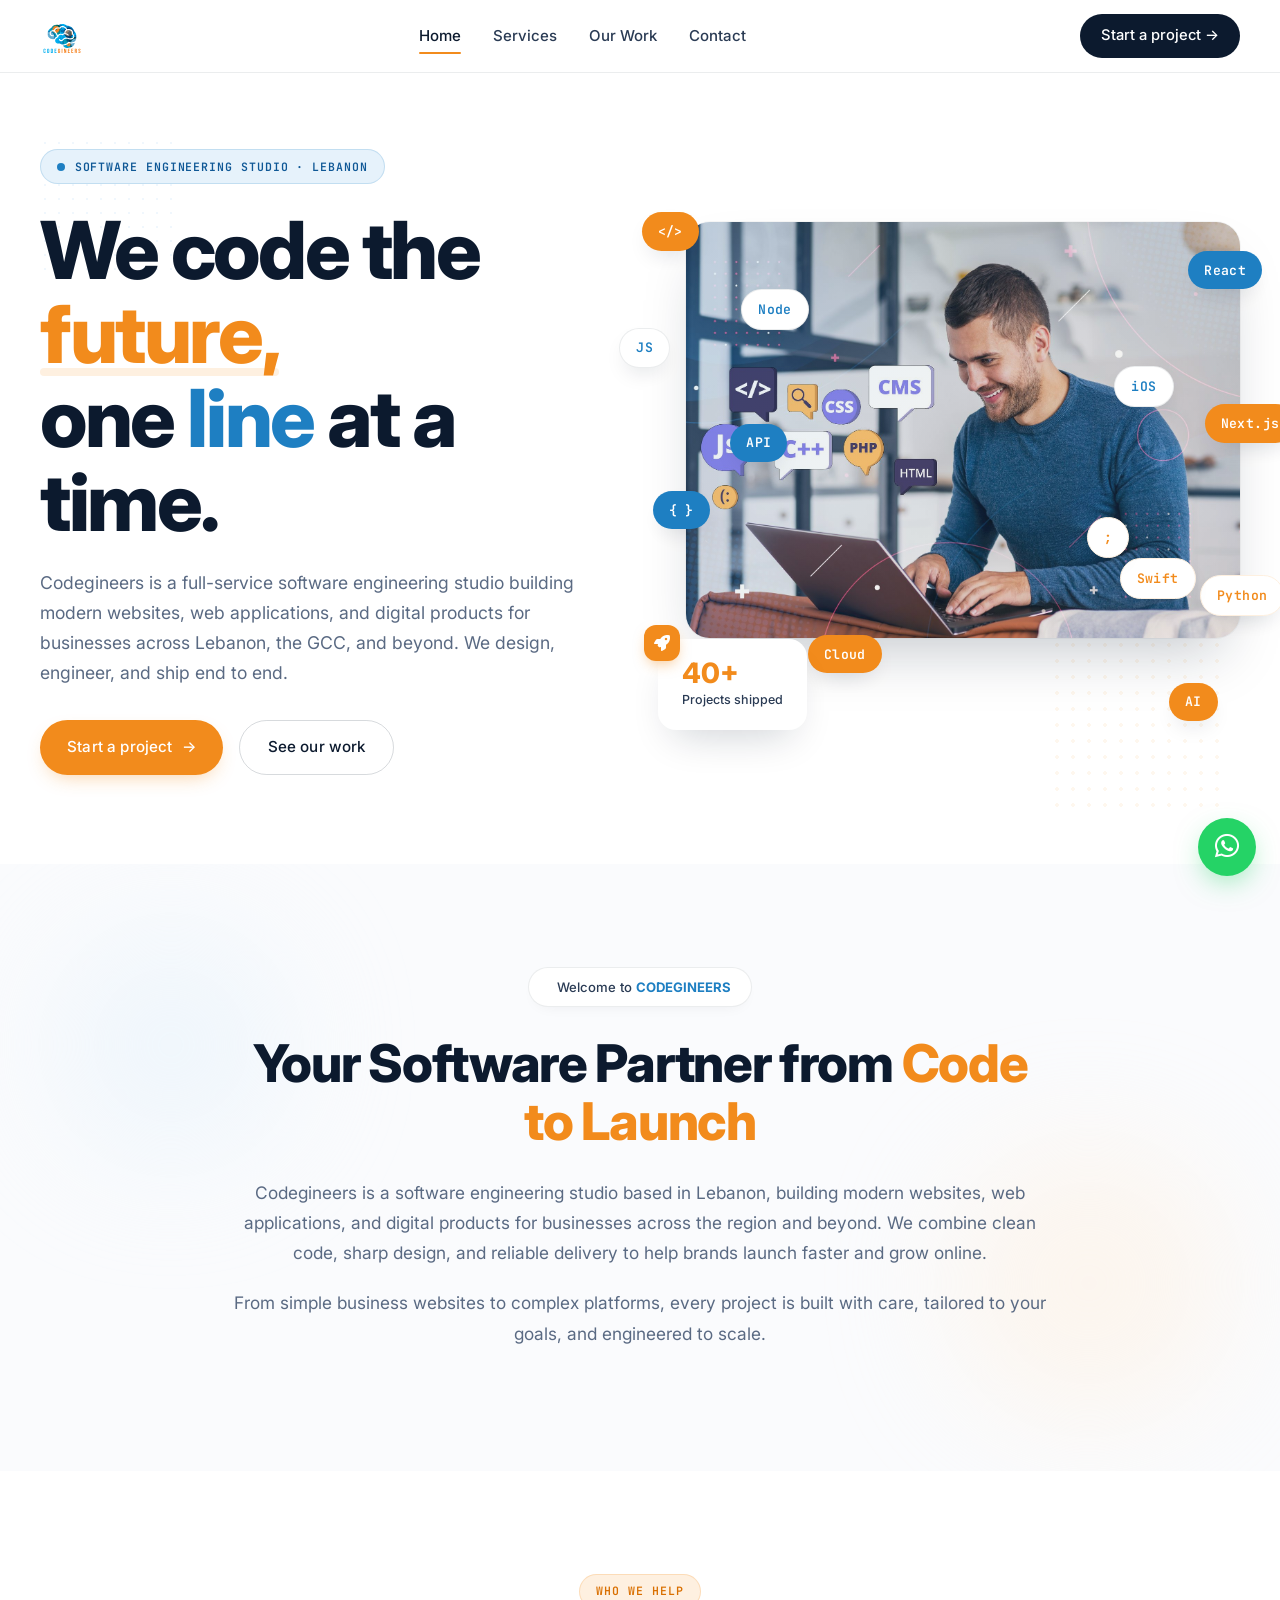
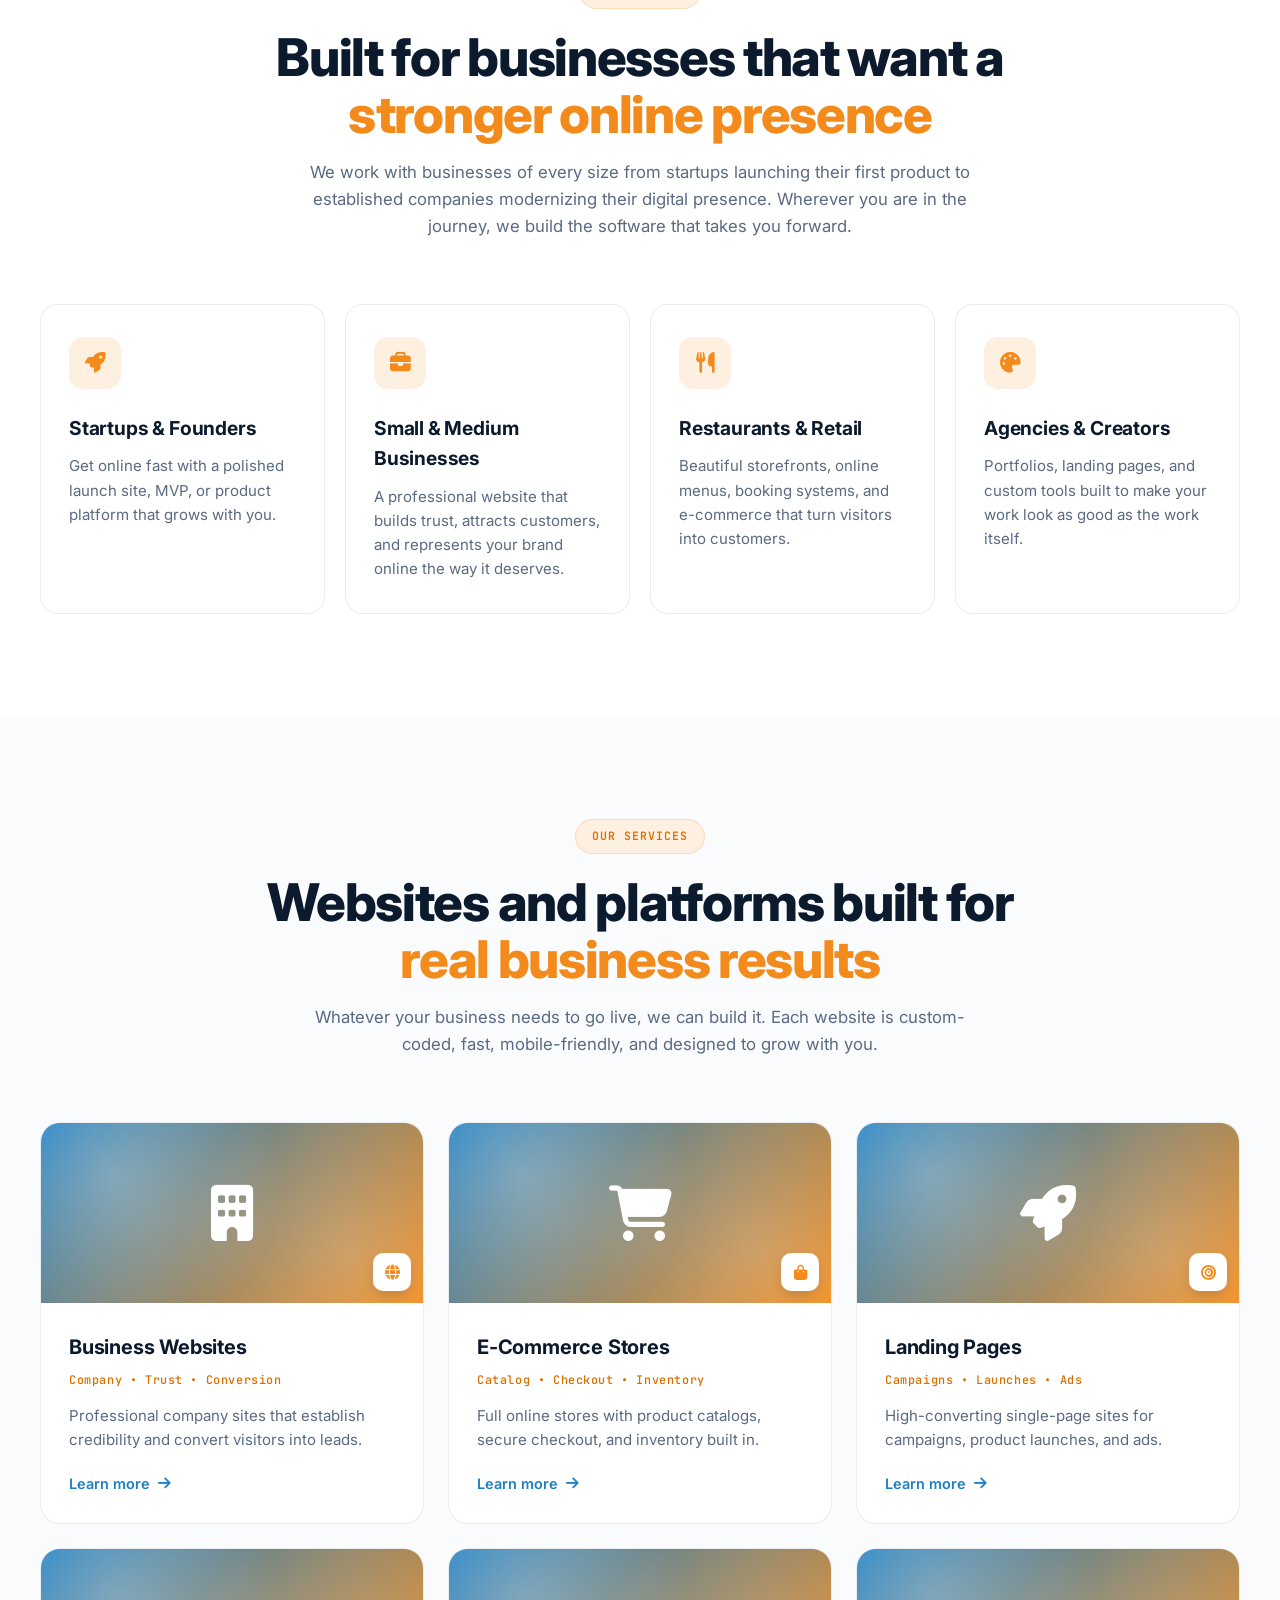
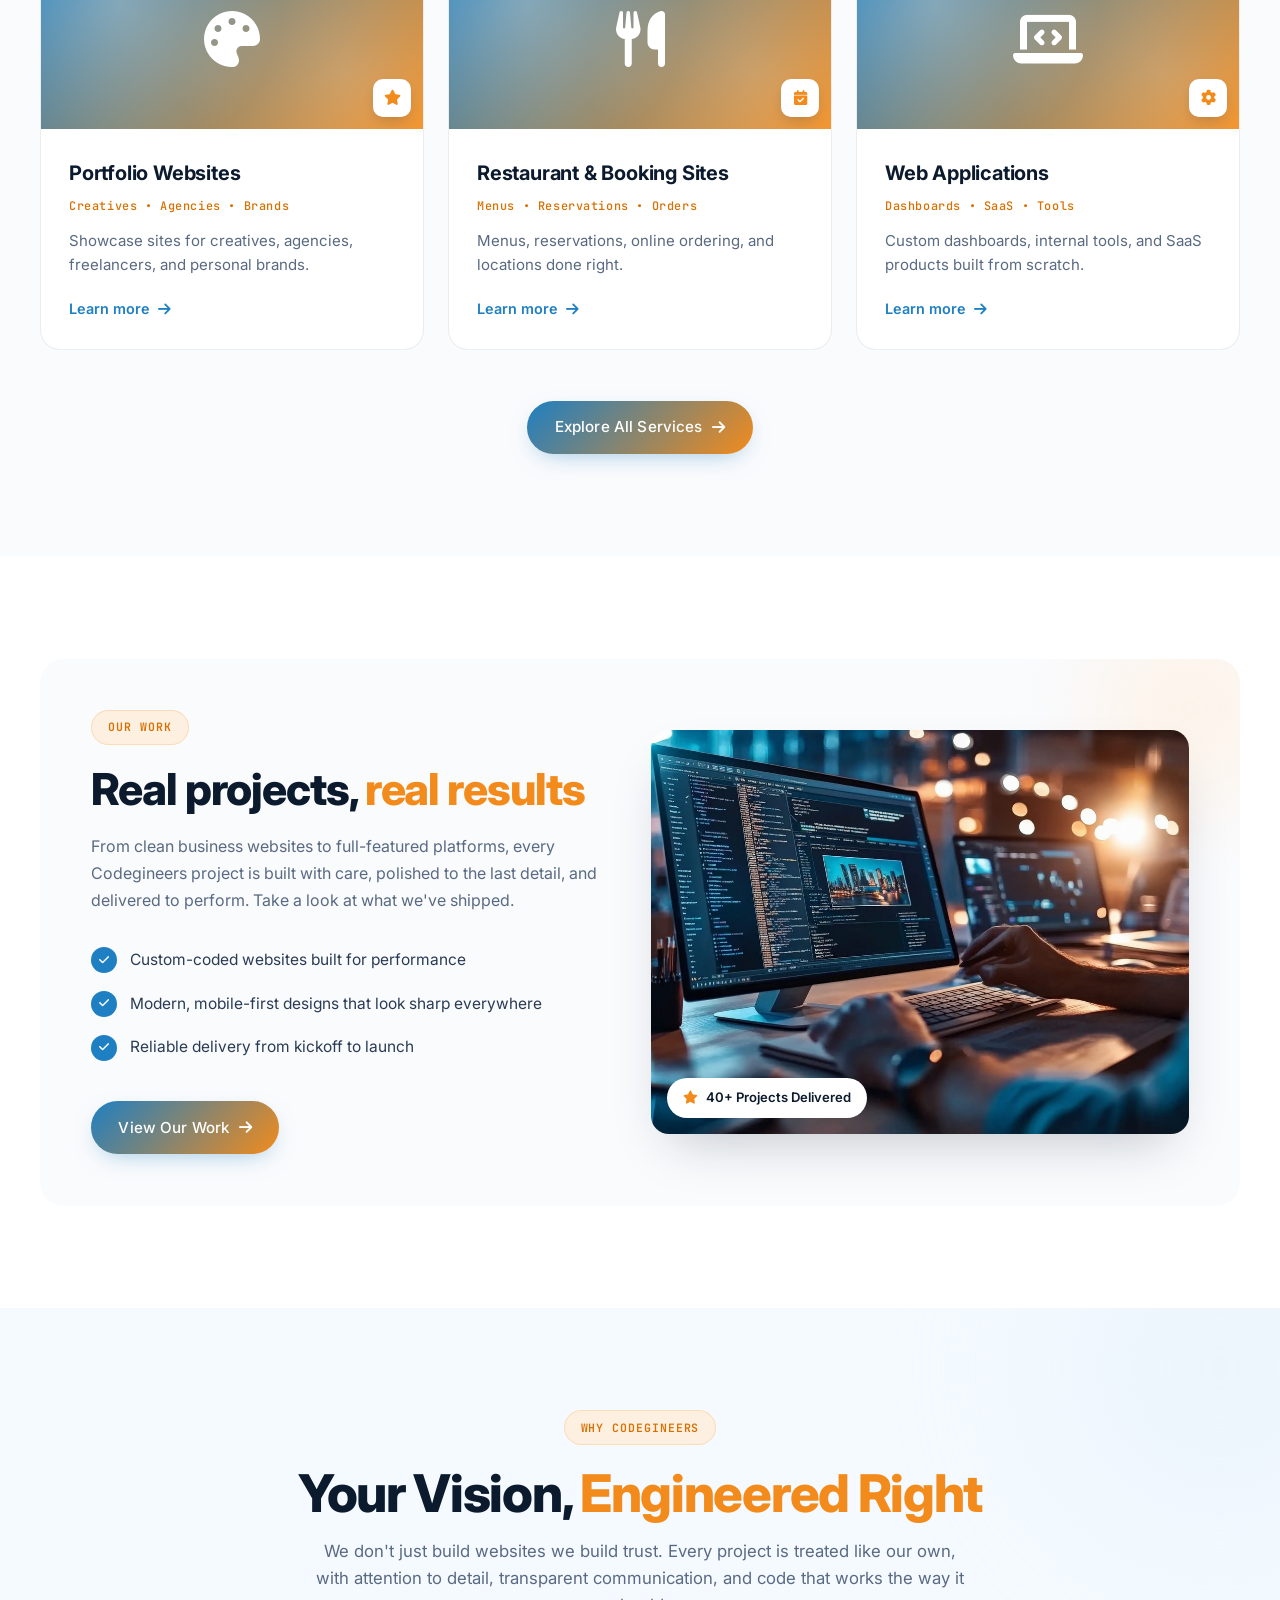
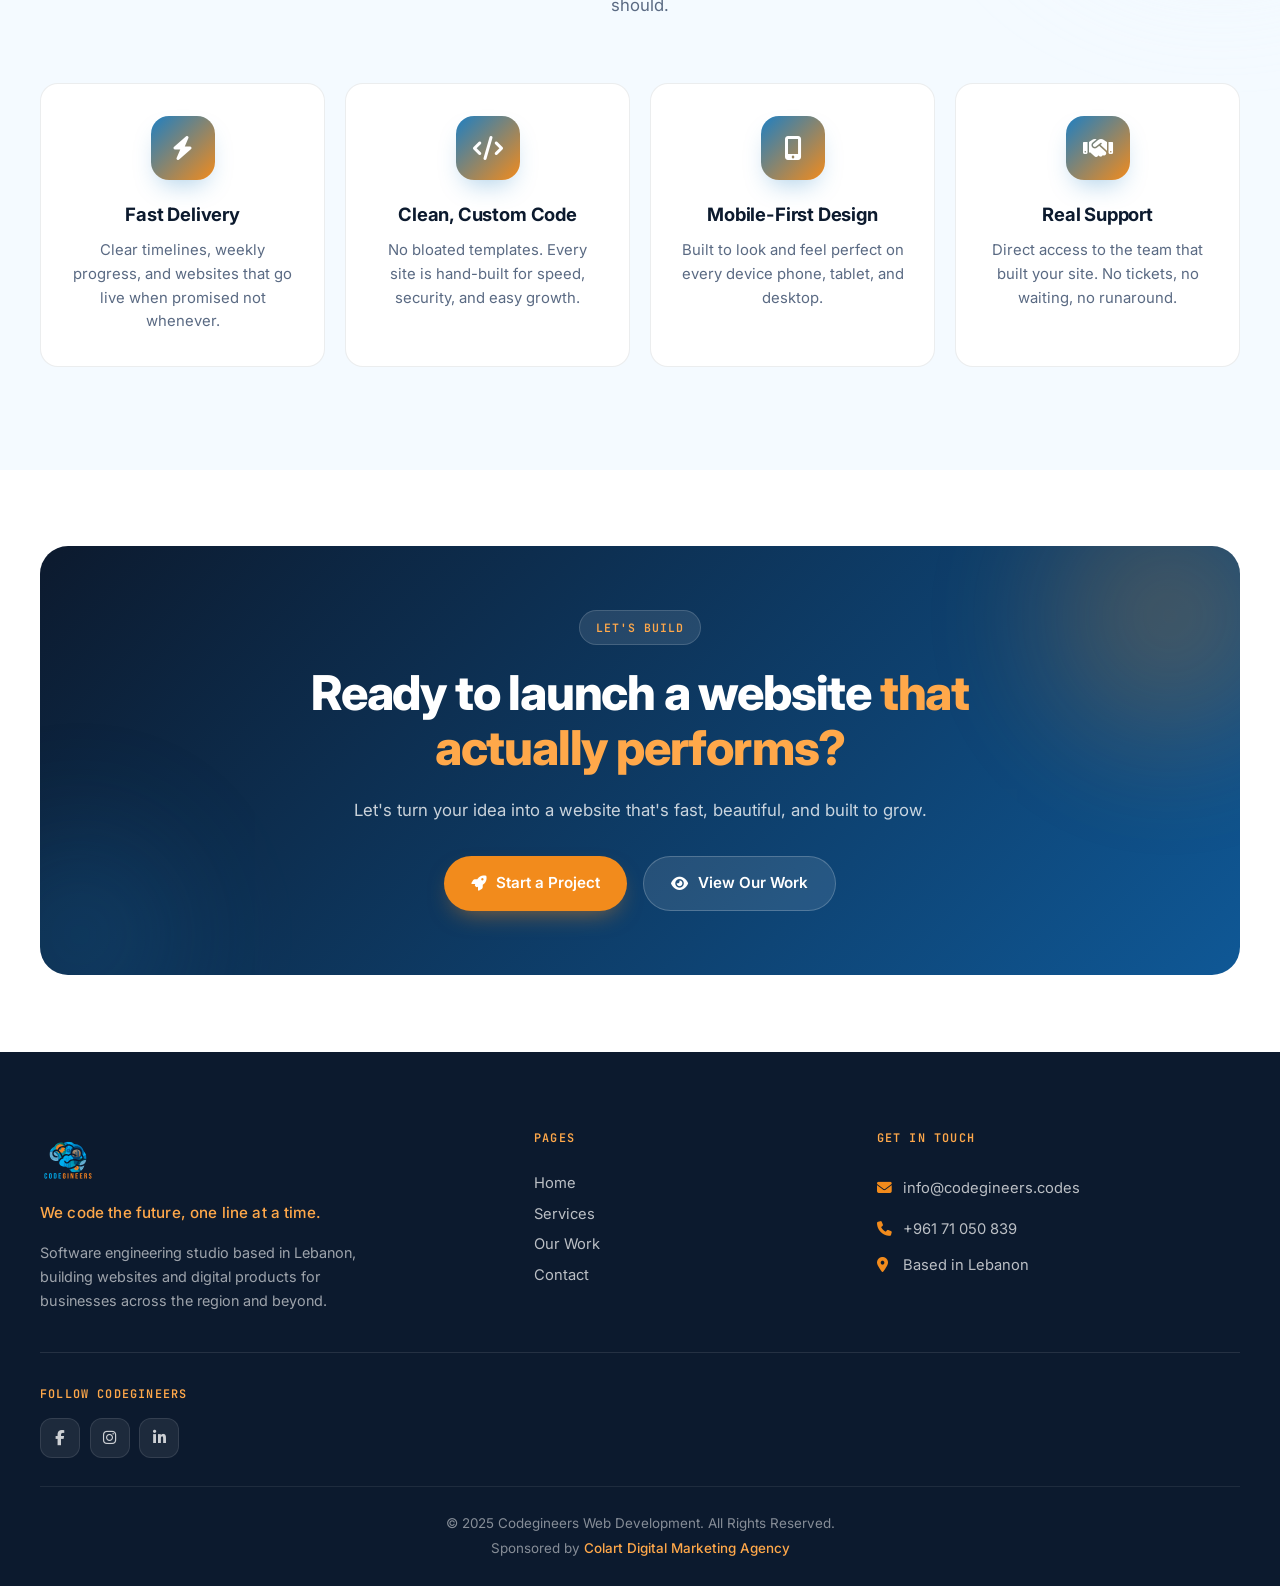
<file: index.html>
<!DOCTYPE html>
<html lang="en">
<head>
  <meta charset="UTF-8" />
  <meta name="viewport" content="width=device-width, initial-scale=1.0" />
  <title>Codegineers   Software Engineering Studio in Lebanon</title>
  <meta name="description" content="Codegineers is a software engineering studio building websites, e-commerce stores, web apps and digital products for businesses in Lebanon." />
  <meta name="theme-color" content="#ffffff" />
  <link rel="icon" type="image/png" sizes="32x32" href="assets/favicon-32.png" />
  <link rel="icon" type="image/png" sizes="16x16" href="assets/favicon-16.png" />
  <link rel="apple-touch-icon" sizes="180x180" href="assets/favicon-180.png" />
  <link rel="shortcut icon" href="assets/favicon.ico" />
  <link rel="preconnect" href="https://fonts.googleapis.com">
  <link rel="preconnect" href="https://fonts.gstatic.com" crossorigin>
  <link href="https://fonts.googleapis.com/css2?family=Inter:wght@300;400;500;600;700;800&family=JetBrains+Mono:wght@400;500;600&display=swap" rel="stylesheet">
  <link rel="stylesheet" href="https://cdnjs.cloudflare.com/ajax/libs/font-awesome/6.5.0/css/all.min.css" />
  <link rel="stylesheet" href="styles.css" />
</head>
<body>
<header>
  <a href="./" class="logo" aria-label="Codegineers   Home">
    <img src="assets/logo.svg" alt="Codegineers" />
  </a>

  <nav class="nav-links" aria-label="Main navigation">
    <a href="./" class="active">Home</a>
    <a href="services.html">Services</a>
    <a href="work.html">Our Work</a>
    <a href="contact.html">Contact</a>
  </nav>

  <a href="contact.html" class="nav-cta">Start a project →</a>

  <button class="menu-toggle" aria-label="Open menu" aria-expanded="false">☰</button>
</header>

<div class="mobile-menu" id="mobileMenu" aria-hidden="true">
  <nav>
    <a href="./">Home</a>
    <a href="services.html">Services</a>
    <a href="work.html">Our Work</a>
    <a href="contact.html">Contact</a>
    <a href="contact.html" class="mobile-cta">Start a project →</a>
  </nav>
</div>

<!-- ============ HERO ============ -->
<section class="hero" id="home">
  <div class="container hero-inner">
    <div class="hero-text">
      <div class="hero-eyebrow reveal d1">Software Engineering Studio · Lebanon </div>
      <h1 class="hero-title reveal d2">
        We code the <span class="accent-orange">future,</span><br>
        one <span class="accent-blue">line</span> at a time.
      </h1>
      <p class="hero-sub reveal d3">
        Codegineers is a full-service software engineering studio building modern websites, web applications, and digital products for businesses across Lebanon, the GCC, and beyond. We design, engineer, and ship end to end.
      </p>
      <div class="hero-buttons reveal d4">
        <a href="contact.html" class="btn-primary">
          Start a project <span class="arrow">→</span>
        </a>
        <a href="work.html" class="btn-ghost">See our work</a>
      </div>
    </div>

    <div class="hero-side reveal d3">
      <div class="hero-image">
        <img src="assets/hero-developer.jpg" alt="Developer at work" loading="eager" />
      </div>

      <!-- Floating tech bubbles -->
      <span class="code-bubble orange b1">&lt;/&gt;</span>
      <span class="code-bubble blue b2">React</span>
      <span class="code-bubble white b3">JS</span>
      <span class="code-bubble orange b4">Next.js</span>
      <span class="code-bubble blue b5">{ }</span>
      <span class="code-bubble outline b6">Python</span>
      <span class="code-bubble blue b7">TS</span>
      <span class="code-bubble orange b8">AI</span>
      <span class="code-bubble white b9">Node</span>
      <span class="code-bubble outline b10">Swift</span>
      <span class="code-bubble orange b11">Cloud</span>
      <span class="code-bubble blue b12">API</span>
      <span class="code-bubble white b13">iOS</span>
      <span class="code-bubble outline b14">;</span>

      <!-- Floating badge -->
      <div class="floating-badge reveal d5">
        <div class="badge-icon"><i class="fa-solid fa-rocket"></i></div>
        <div class="badge-num">40+</div>
        <div class="badge-text">Projects shipped</div>
      </div>
    </div>
  </div>
</section>

<!-- ============ ABOUT ============ -->
<section class="welcome-section section-pad">
  <div class="welcome-dot dot-a"></div>
  <div class="welcome-dot dot-b"></div>
  <div class="container">
    <div class="welcome-content">
      <div class="welcome-badge fade-in">
        <i class="fa-solid fa-sparkles"></i>
        <span>Welcome to <strong>CODEGINEERS</strong></span>
      </div>
      <h2 class="welcome-title fade-in">Your Software Partner from <span class="orange">Code to Launch</span></h2>
      <p class="welcome-text fade-in">Codegineers is a software engineering studio based in Lebanon, building modern websites, web applications, and digital products for businesses across the region and beyond. We combine clean code, sharp design, and reliable delivery to help brands launch faster and grow online.</p>
      <p class="welcome-text fade-in">From simple business websites to complex platforms, every project is built with care, tailored to your goals, and engineered to scale.</p>
    </div>
  </div>
</section>

<!-- ============ WHO WE HELP ============ -->
<section class="who-section section-pad">
  <div class="container">
    <div class="section-head fade-in">
      <span class="section-eyebrow-pill">Who We Help</span>
      <h2>Built for businesses that want a <span class="orange">stronger online presence</span></h2>
      <p>We work with businesses of every size from startups launching their first product to established companies modernizing their digital presence. Wherever you are in the journey, we build the software that takes you forward.</p>
    </div>
    <div class="who-grid fade-in-stagger">
      <article class="who-card">
        <div class="who-card-icon"><i class="fa-solid fa-rocket"></i></div>
        <h3>Startups &amp; Founders</h3>
        <p>Get online fast with a polished launch site, MVP, or product platform that grows with you.</p>
      </article>
      <article class="who-card">
        <div class="who-card-icon"><i class="fa-solid fa-briefcase"></i></div>
        <h3>Small &amp; Medium Businesses</h3>
        <p>A professional website that builds trust, attracts customers, and represents your brand online the way it deserves.</p>
      </article>
      <article class="who-card">
        <div class="who-card-icon"><i class="fa-solid fa-utensils"></i></div>
        <h3>Restaurants &amp; Retail</h3>
        <p>Beautiful storefronts, online menus, booking systems, and e-commerce that turn visitors into customers.</p>
      </article>
      <article class="who-card">
        <div class="who-card-icon"><i class="fa-solid fa-palette"></i></div>
        <h3>Agencies &amp; Creators</h3>
        <p>Portfolios, landing pages, and custom tools built to make your work look as good as the work itself.</p>
      </article>
    </div>
  </div>
</section>

<!-- ============ SERVICES ============ -->
<section class="services-section section-pad">
  <div class="container">
    <div class="section-head fade-in">
      <span class="section-eyebrow-pill">Our Services</span>
      <h2>Websites and platforms built for <span class="orange">real business results</span></h2>
      <p>Whatever your business needs to go live, we can build it. Each website is custom-coded, fast, mobile-friendly, and designed to grow with you.</p>
    </div>

    <div class="services-grid fade-in-stagger">
      <article class="service-card">
        <div class="service-img">
          <i class="fa-solid fa-building service-img-icon"></i>
          <div class="service-card-badge"><i class="fa-solid fa-globe"></i></div>
        </div>
        <div class="service-body">
          <h3>Business Websites</h3>
          <div class="service-tags">Company • Trust • Conversion</div>
          <p>Professional company sites that establish credibility and convert visitors into leads.</p>
          <a href="services.html#business" class="service-link">
            <span>Learn more</span><i class="fa-solid fa-arrow-right"></i>
          </a>
        </div>
      </article>

      <article class="service-card">
        <div class="service-img">
          <i class="fa-solid fa-cart-shopping service-img-icon"></i>
          <div class="service-card-badge"><i class="fa-solid fa-bag-shopping"></i></div>
        </div>
        <div class="service-body">
          <h3>E-Commerce Stores</h3>
          <div class="service-tags">Catalog • Checkout • Inventory</div>
          <p>Full online stores with product catalogs, secure checkout, and inventory built in.</p>
          <a href="services.html#ecommerce" class="service-link">
            <span>Learn more</span><i class="fa-solid fa-arrow-right"></i>
          </a>
        </div>
      </article>

      <article class="service-card">
        <div class="service-img">
          <i class="fa-solid fa-rocket service-img-icon"></i>
          <div class="service-card-badge"><i class="fa-solid fa-bullseye"></i></div>
        </div>
        <div class="service-body">
          <h3>Landing Pages</h3>
          <div class="service-tags">Campaigns • Launches • Ads</div>
          <p>High-converting single-page sites for campaigns, product launches, and ads.</p>
          <a href="services.html#landing" class="service-link">
            <span>Learn more</span><i class="fa-solid fa-arrow-right"></i>
          </a>
        </div>
      </article>

      <article class="service-card">
        <div class="service-img">
          <i class="fa-solid fa-palette service-img-icon"></i>
          <div class="service-card-badge"><i class="fa-solid fa-star"></i></div>
        </div>
        <div class="service-body">
          <h3>Portfolio Websites</h3>
          <div class="service-tags">Creatives • Agencies • Brands</div>
          <p>Showcase sites for creatives, agencies, freelancers, and personal brands.</p>
          <a href="services.html#portfolio" class="service-link">
            <span>Learn more</span><i class="fa-solid fa-arrow-right"></i>
          </a>
        </div>
      </article>

      <article class="service-card">
        <div class="service-img">
          <i class="fa-solid fa-utensils service-img-icon"></i>
          <div class="service-card-badge"><i class="fa-solid fa-calendar-check"></i></div>
        </div>
        <div class="service-body">
          <h3>Restaurant &amp; Booking Sites</h3>
          <div class="service-tags">Menus • Reservations • Orders</div>
          <p>Menus, reservations, online ordering, and locations done right.</p>
          <a href="services.html#restaurant" class="service-link">
            <span>Learn more</span><i class="fa-solid fa-arrow-right"></i>
          </a>
        </div>
      </article>

      <article class="service-card">
        <div class="service-img">
          <i class="fa-solid fa-laptop-code service-img-icon"></i>
          <div class="service-card-badge"><i class="fa-solid fa-gear"></i></div>
        </div>
        <div class="service-body">
          <h3>Web Applications</h3>
          <div class="service-tags">Dashboards • SaaS • Tools</div>
          <p>Custom dashboards, internal tools, and SaaS products built from scratch.</p>
          <a href="services.html#webapps" class="service-link">
            <span>Learn more</span><i class="fa-solid fa-arrow-right"></i>
          </a>
        </div>
      </article>
    </div>

    <div class="services-explore fade-in">
      <a href="services.html" class="btn-pill-gradient">
        <span>Explore All Services</span>
        <i class="fa-solid fa-arrow-right"></i>
      </a>
    </div>
  </div>
</section>

<!-- ============ OUR WORK ============ -->
<section class="our-work-section section-pad">
  <div class="container">
    <div class="work-card fade-in">
      <div class="work-card-content">
        <span class="section-eyebrow-pill">Our Work</span>
        <h2>Real projects, <span class="orange">real results</span></h2>
        <p>From clean business websites to full-featured platforms, every Codegineers project is built with care, polished to the last detail, and delivered to perform. Take a look at what we've shipped.</p>
        <ul class="work-list">
          <li><i class="fa-solid fa-check"></i><span>Custom-coded websites built for performance</span></li>
          <li><i class="fa-solid fa-check"></i><span>Modern, mobile-first designs that look sharp everywhere</span></li>
          <li><i class="fa-solid fa-check"></i><span>Reliable delivery from kickoff to launch</span></li>
        </ul>
        <a href="work.html" class="btn-pill-gradient">
          <span>View Our Work</span>
          <i class="fa-solid fa-arrow-right"></i>
        </a>
      </div>
      <div class="work-img">
        <img src="assets/our-work.jpg" alt="Codegineers project showcase" loading="lazy" />
        <div class="work-img-tag"><i class="fa-solid fa-star"></i> 40+ Projects Delivered</div>
      </div>
    </div>
  </div>
</section>

<!-- ============ WHY CODEGINEERS ============ -->
<section class="why-section section-pad">
  <div class="container">
    <div class="section-head fade-in">
      <span class="section-eyebrow-pill">Why Codegineers</span>
      <h2>Your Vision, <span class="orange">Engineered Right</span></h2>
      <p>We don't just build websites we build trust. Every project is treated like our own, with attention to detail, transparent communication, and code that works the way it should.</p>
    </div>
    <div class="feat-grid fade-in-stagger">
      <article class="feat-card">
        <div class="feat-card-icon"><i class="fa-solid fa-bolt"></i></div>
        <h3>Fast Delivery</h3>
        <p>Clear timelines, weekly progress, and websites that go live when promised not whenever.</p>
      </article>
      <article class="feat-card">
        <div class="feat-card-icon"><i class="fa-solid fa-code"></i></div>
        <h3>Clean, Custom Code</h3>
        <p>No bloated templates. Every site is hand-built for speed, security, and easy growth.</p>
      </article>
      <article class="feat-card">
        <div class="feat-card-icon"><i class="fa-solid fa-mobile-screen-button"></i></div>
        <h3>Mobile-First Design</h3>
        <p>Built to look and feel perfect on every device   phone, tablet, and desktop.</p>
      </article>
      <article class="feat-card">
        <div class="feat-card-icon"><i class="fa-solid fa-handshake"></i></div>
        <h3>Real Support</h3>
        <p>Direct access to the team that built your site. No tickets, no waiting, no runaround.</p>
      </article>
    </div>
  </div>
</section>

<!-- ============ FINAL CTA ============ -->
<section class="final-cta-section">
  <div class="container">
    <div class="cta-card fade-in">
      <div class="cta-card-bg"></div>
      <div class="cta-card-content">
        <span class="section-eyebrow-pill light">Let's Build</span>
        <h2>Ready to launch a website <span class="orange-light">that actually performs?</span></h2>
        <p>Let's turn your idea into a website that's fast, beautiful, and built to grow.</p>
        <div class="cta-buttons-row">
          <a href="contact.html" class="cta-btn-primary">
            <i class="fa-solid fa-rocket"></i><span>Start a Project</span>
          </a>
          <a href="work.html" class="cta-btn-secondary">
            <i class="fa-solid fa-eye"></i><span>View Our Work</span>
          </a>
        </div>
      </div>
    </div>
  </div>
</section>
<footer>
  <div class="foot-top">
    <div class="foot-brand">
      <img src="assets/logo.svg" alt="Codegineers" />
      <div class="foot-tagline">We code the future, one line at a time.</div>
      <p class="foot-desc">Software engineering studio based in Lebanon, building websites and digital products for businesses across the region and beyond.</p>
    </div>

    <div class="foot-col">
      <h5>Pages</h5>
      <a href="./">Home</a>
      <a href="services.html">Services</a>
      <a href="work.html">Our Work</a>
      <a href="contact.html">Contact</a>
    </div>

    <div class="foot-col">
      <h5>Get In Touch</h5>
      <p>
        <i class="fa-solid fa-envelope"></i>
        <a href="mailto:info@codegineers.codes">info@codegineers.codes</a>
      </p>
      <p>
        <i class="fa-solid fa-phone"></i>
        <a href="tel:+96171050839">+961 71 050 839</a>
      </p>
      <p>
        <i class="fa-solid fa-location-dot"></i>
        <span>Based in Lebanon</span>
      </p>
    </div>
  </div>

  <div class="foot-mid">
    <div class="follow">
      <h5>Follow Codegineers</h5>
      <div class="social-icons">
        <a href="https://facebook.com/codegineers.codes" target="_blank" rel="noopener" aria-label="Facebook">
          <i class="fa-brands fa-facebook-f"></i>
        </a>
        <a href="https://instagram.com/codegineers.codes" target="_blank" rel="noopener" aria-label="Instagram">
          <i class="fa-brands fa-instagram"></i>
        </a>
        <a href="https://linkedin.com/company/codegineers.codes" target="_blank" rel="noopener" aria-label="LinkedIn">
          <i class="fa-brands fa-linkedin-in"></i>
        </a>
      </div>
    </div>
  </div>

  <div class="foot-bottom">
    © 2025 Codegineers Web Development. All Rights Reserved.<br>
    Sponsored by <a href="https://www.colartdigitalmarketingagency.com" target="_blank" rel="noopener">Colart Digital Marketing Agency</a>
  </div>
</footer>

<a href="https://wa.me/96171050839" target="_blank" rel="noopener" class="whatsapp-float" aria-label="Message us on WhatsApp">
  <span class="tooltip">Message us on WhatsApp</span>
  <i class="fa-brands fa-whatsapp"></i>
</a>

<script src="script.js"></script>
</body>
</html>
</file>
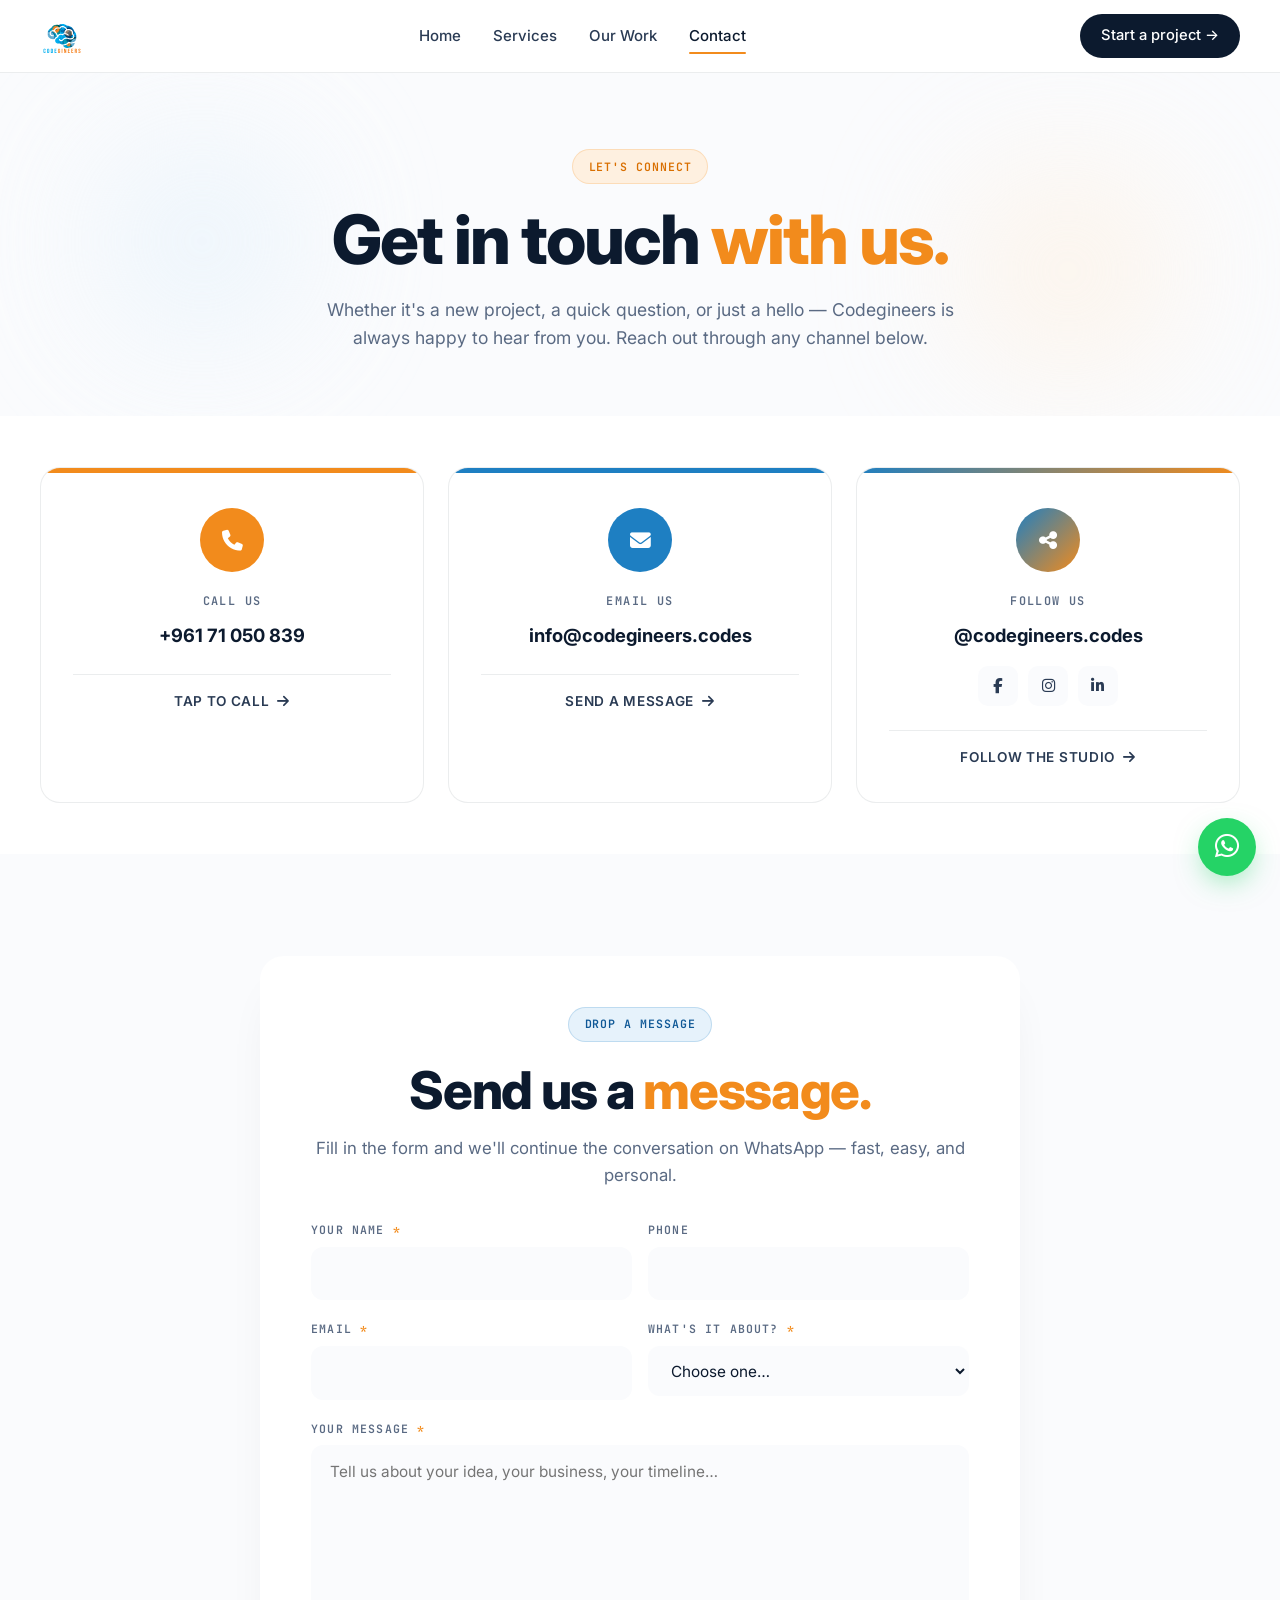
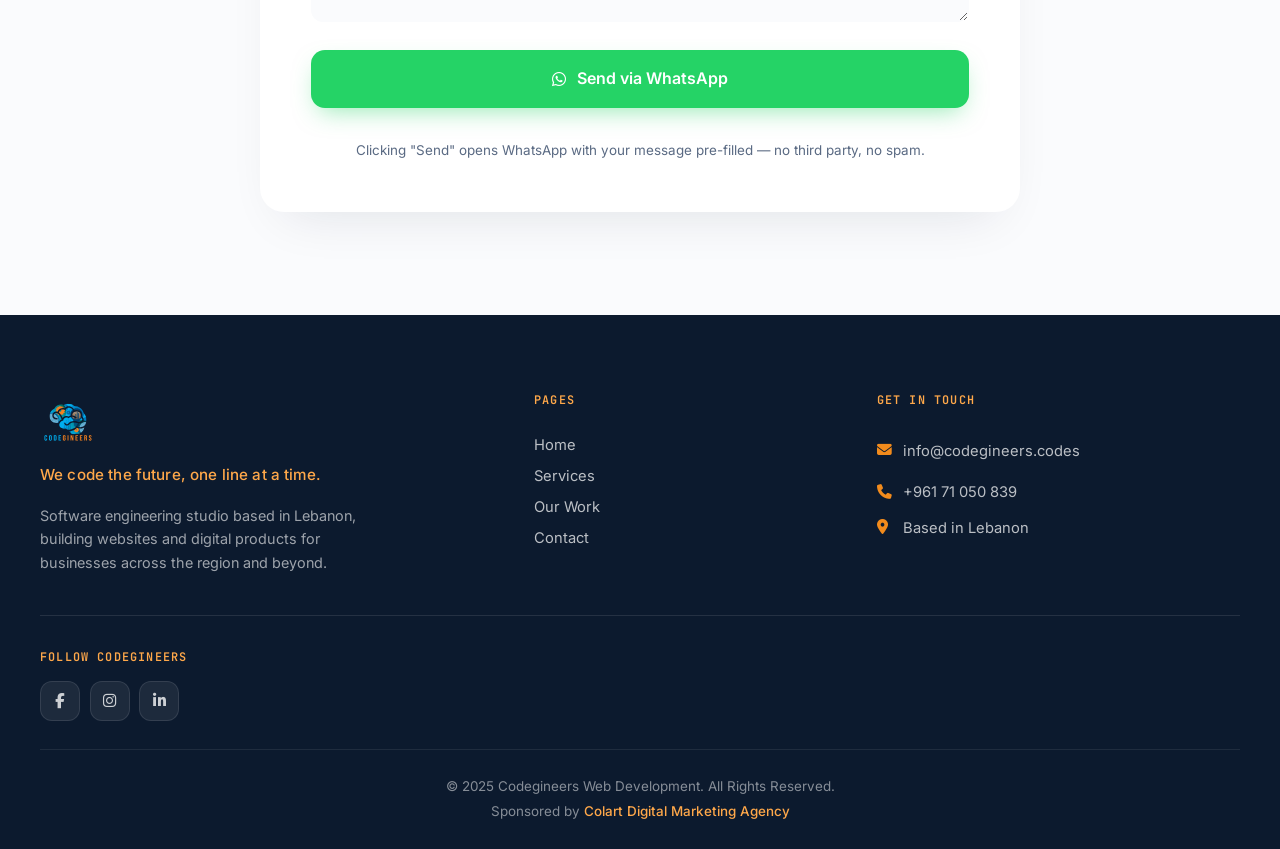
<file: contact.html>
<!DOCTYPE html>
<html lang="en">
<head>
  <meta charset="UTF-8" />
  <meta name="viewport" content="width=device-width, initial-scale=1.0" />
  <title>Contact — Codegineers</title>
  <meta name="description" content="Get in touch with Codegineers. Call, email, or send a WhatsApp message — we reply within one business day." />
  <meta name="theme-color" content="#ffffff" />
  <link rel="icon" type="image/png" sizes="32x32" href="assets/favicon-32.png" />
  <link rel="icon" type="image/png" sizes="16x16" href="assets/favicon-16.png" />
  <link rel="apple-touch-icon" sizes="180x180" href="assets/favicon-180.png" />
  <link rel="shortcut icon" href="assets/favicon.ico" />
  <link rel="preconnect" href="https://fonts.googleapis.com">
  <link rel="preconnect" href="https://fonts.gstatic.com" crossorigin>
  <link href="https://fonts.googleapis.com/css2?family=Inter:wght@300;400;500;600;700;800&family=JetBrains+Mono:wght@400;500;600&display=swap" rel="stylesheet">
  <link rel="stylesheet" href="https://cdnjs.cloudflare.com/ajax/libs/font-awesome/6.5.0/css/all.min.css" />
  <link rel="stylesheet" href="styles.css" />
</head>
<body>
<header>
  <a href="./" class="logo" aria-label="Codegineers — Home">
    <img src="assets/logo.svg" alt="Codegineers" />
  </a>

  <nav class="nav-links" aria-label="Main navigation">
    <a href="./">Home</a>
    <a href="services.html">Services</a>
    <a href="work.html">Our Work</a>
    <a href="contact.html" class="active">Contact</a>
  </nav>

  <a href="contact.html" class="nav-cta">Start a project →</a>

  <button class="menu-toggle" aria-label="Open menu" aria-expanded="false">☰</button>
</header>

<div class="mobile-menu" id="mobileMenu" aria-hidden="true">
  <nav>
    <a href="./">Home</a>
    <a href="services.html">Services</a>
    <a href="work.html">Our Work</a>
    <a href="contact.html">Contact</a>
    <a href="contact.html" class="mobile-cta">Start a project →</a>
  </nav>
</div>

<section class="page-hero">
  <div class="container">
    <span class="section-eyebrow-pill fade-in">Let's connect</span>
    <h1 class="fade-in">Get in touch <span class="orange">with us.</span></h1>
    <p class="fade-in">Whether it's a new project, a quick question, or just a hello — Codegineers is always happy to hear from you. Reach out through any channel below.</p>
  </div>
</section>

<section class="contact-cards-section">
  <div class="container">
    <div class="contact-cards">
      <article class="contact-card call fade-in">
        <div class="contact-card-icon"><i class="fa-solid fa-phone"></i></div>
        <div class="contact-card-label">Call Us</div>
        <div class="contact-card-value">+961 71 050 839</div>
        <a href="tel:+96171050839" class="contact-card-cta">
          <span>Tap to call</span><i class="fa-solid fa-arrow-right"></i>
        </a>
      </article>

      <article class="contact-card email fade-in">
        <div class="contact-card-icon"><i class="fa-solid fa-envelope"></i></div>
        <div class="contact-card-label">Email Us</div>
        <div class="contact-card-value">info@codegineers.codes</div>
        <a href="mailto:info@codegineers.codes" class="contact-card-cta">
          <span>Send a message</span><i class="fa-solid fa-arrow-right"></i>
        </a>
      </article>

      <article class="contact-card follow fade-in">
        <div class="contact-card-icon"><i class="fa-solid fa-share-nodes"></i></div>
        <div class="contact-card-label">Follow Us</div>
        <div class="contact-card-value">@codegineers.codes</div>
        <div class="contact-card-socials">
          <a href="https://facebook.com/codegineers.codes" target="_blank" rel="noopener" aria-label="Facebook">
            <i class="fa-brands fa-facebook-f"></i>
          </a>
          <a href="https://instagram.com/codegineers.codes" target="_blank" rel="noopener" aria-label="Instagram">
            <i class="fa-brands fa-instagram"></i>
          </a>
          <a href="https://linkedin.com/company/codegineers.codes" target="_blank" rel="noopener" aria-label="LinkedIn">
            <i class="fa-brands fa-linkedin-in"></i>
          </a>
        </div>
        <span class="contact-card-cta">
          <span>Follow the studio</span><i class="fa-solid fa-arrow-right"></i>
        </span>
      </article>
    </div>
  </div>
</section>

<section class="contact-form-section section-pad">
  <div class="container">
    <div class="contact-form-wrap fade-in">
      <div class="section-head">
        <span class="section-eyebrow-pill">Drop a message</span>
        <h2>Send us a <span class="orange">message.</span></h2>
        <p>Fill in the form and we'll continue the conversation on WhatsApp — fast, easy, and personal.</p>
      </div>

      <form class="contact-form" novalidate>
        <div class="contact-form-row">
          <label>
            <span>Your name <span class="req">*</span></span>
            <input type="text" name="name" required autocomplete="name" />
          </label>
          <label>
            <span>Phone</span>
            <input type="tel" name="phone" autocomplete="tel" />
          </label>
        </div>

        <div class="contact-form-row">
          <label>
            <span>Email <span class="req">*</span></span>
            <input type="email" name="email" required autocomplete="email" />
          </label>
          <label>
            <span>What's it about? <span class="req">*</span></span>
            <select name="topic" required>
              <option value="">Choose one…</option>
              <option>Business Website</option>
              <option>E-Commerce Store</option>
              <option>Landing Page</option>
              <option>Portfolio Website</option>
              <option>Restaurant / Booking Site</option>
              <option>Web Application</option>
              <option>Website Redesign</option>
              <option>Other</option>
            </select>
          </label>
        </div>

        <label>
          <span>Your message <span class="req">*</span></span>
          <textarea name="message" rows="6" required placeholder="Tell us about your idea, your business, your timeline…"></textarea>
        </label>

        <button type="submit" class="contact-submit">
          <i class="fa-brands fa-whatsapp"></i>
          <span>Send via WhatsApp</span>
        </button>

        <p class="contact-form-note">
          Clicking "Send" opens WhatsApp with your message pre-filled — no third party, no spam.
        </p>
      </form>
    </div>
  </div>
</section>
<footer>
  <div class="foot-top">
    <div class="foot-brand">
      <img src="assets/logo.svg" alt="Codegineers" />
      <div class="foot-tagline">We code the future, one line at a time.</div>
      <p class="foot-desc">Software engineering studio based in Lebanon, building websites and digital products for businesses across the region and beyond.</p>
    </div>

    <div class="foot-col">
      <h5>Pages</h5>
      <a href="./">Home</a>
      <a href="services.html">Services</a>
      <a href="work.html">Our Work</a>
      <a href="contact.html">Contact</a>
    </div>

    <div class="foot-col">
      <h5>Get In Touch</h5>
      <p>
        <i class="fa-solid fa-envelope"></i>
        <a href="mailto:info@codegineers.codes">info@codegineers.codes</a>
      </p>
      <p>
        <i class="fa-solid fa-phone"></i>
        <a href="tel:+96171050839">+961 71 050 839</a>
      </p>
      <p>
        <i class="fa-solid fa-location-dot"></i>
        <span>Based in Lebanon</span>
      </p>
    </div>
  </div>

  <div class="foot-mid">
    <div class="follow">
      <h5>Follow Codegineers</h5>
      <div class="social-icons">
        <a href="https://facebook.com/codegineers.codes" target="_blank" rel="noopener" aria-label="Facebook">
          <i class="fa-brands fa-facebook-f"></i>
        </a>
        <a href="https://instagram.com/codegineers.codes" target="_blank" rel="noopener" aria-label="Instagram">
          <i class="fa-brands fa-instagram"></i>
        </a>
        <a href="https://linkedin.com/company/codegineers.codes" target="_blank" rel="noopener" aria-label="LinkedIn">
          <i class="fa-brands fa-linkedin-in"></i>
        </a>
      </div>
    </div>
  </div>

  <div class="foot-bottom">
    © 2025 Codegineers Web Development. All Rights Reserved.<br>
    Sponsored by <a href="https://www.colartdigitalmarketingagency.com" target="_blank" rel="noopener">Colart Digital Marketing Agency</a>
  </div>
</footer>

<a href="https://wa.me/96171050839" target="_blank" rel="noopener" class="whatsapp-float" aria-label="Message us on WhatsApp">
  <span class="tooltip">Message us on WhatsApp</span>
  <i class="fa-brands fa-whatsapp"></i>
</a>

<script src="script.js"></script>
</body>
</html>
</file>
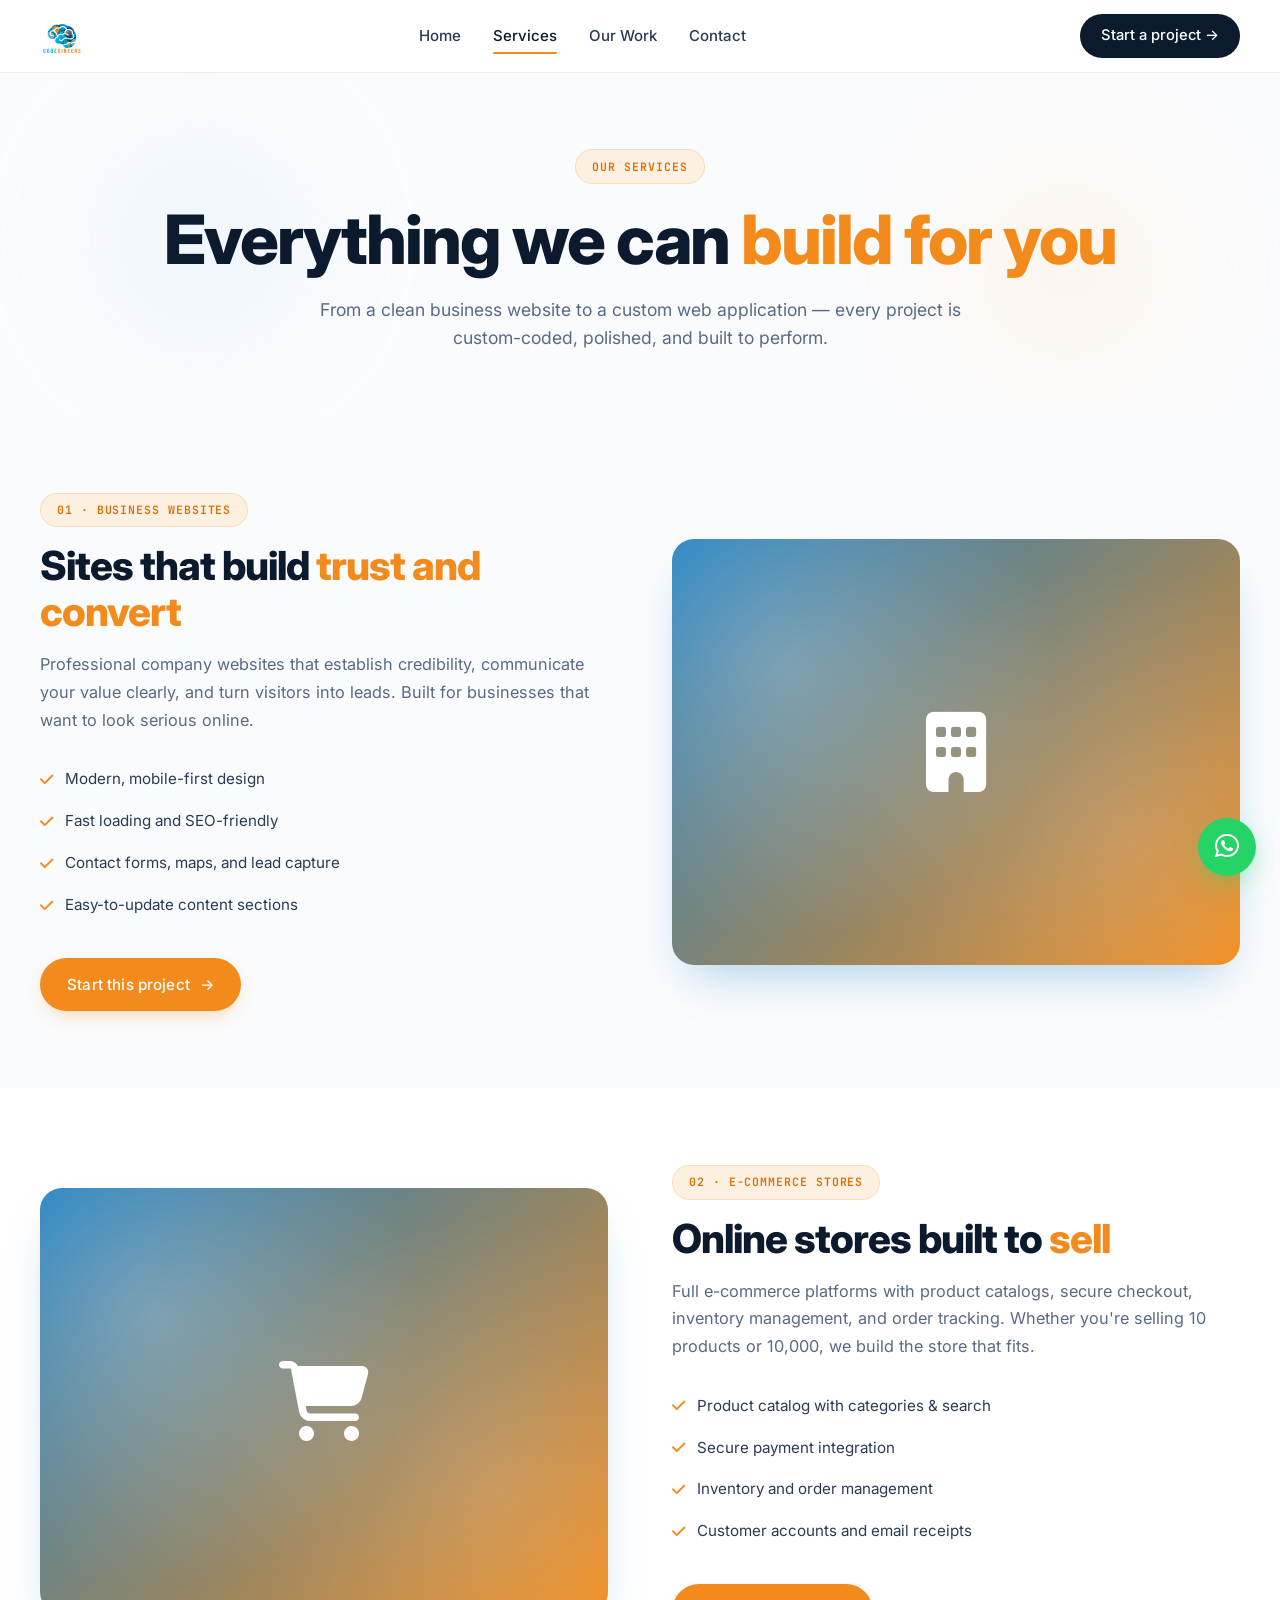
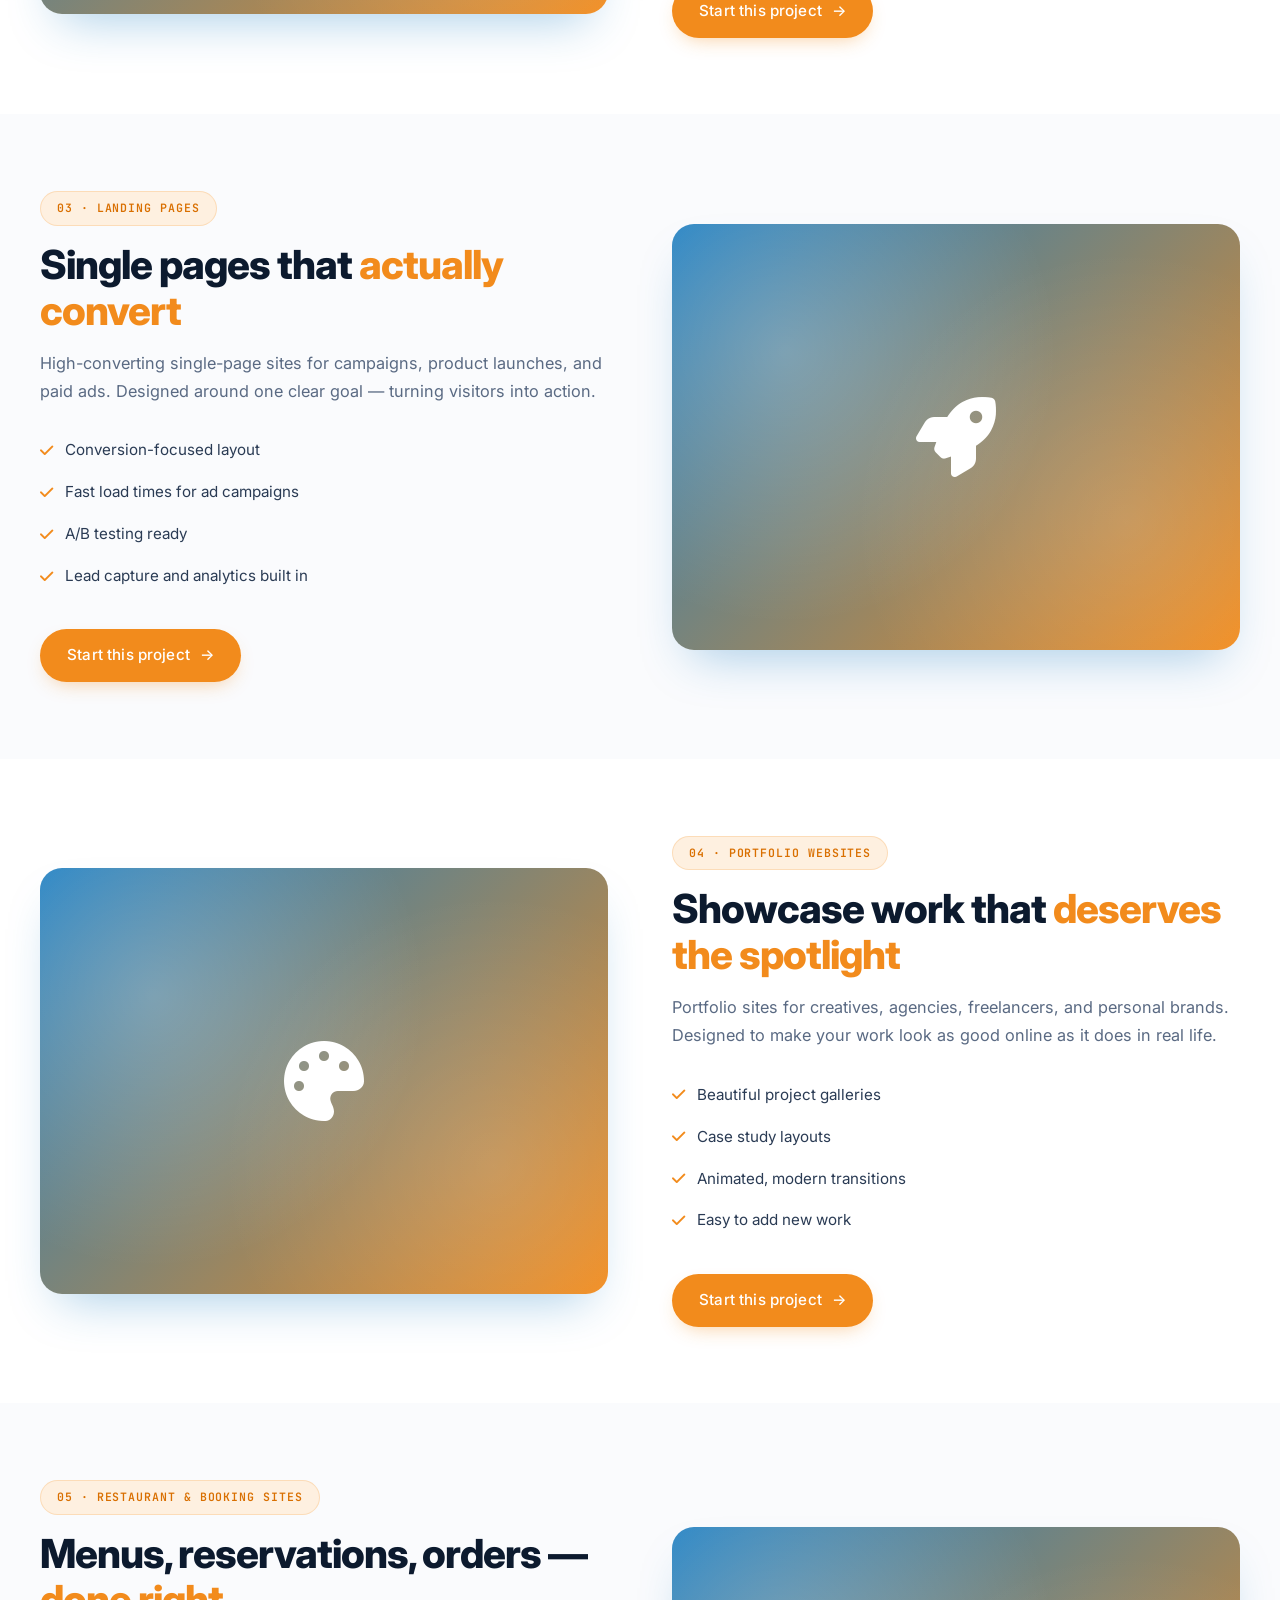
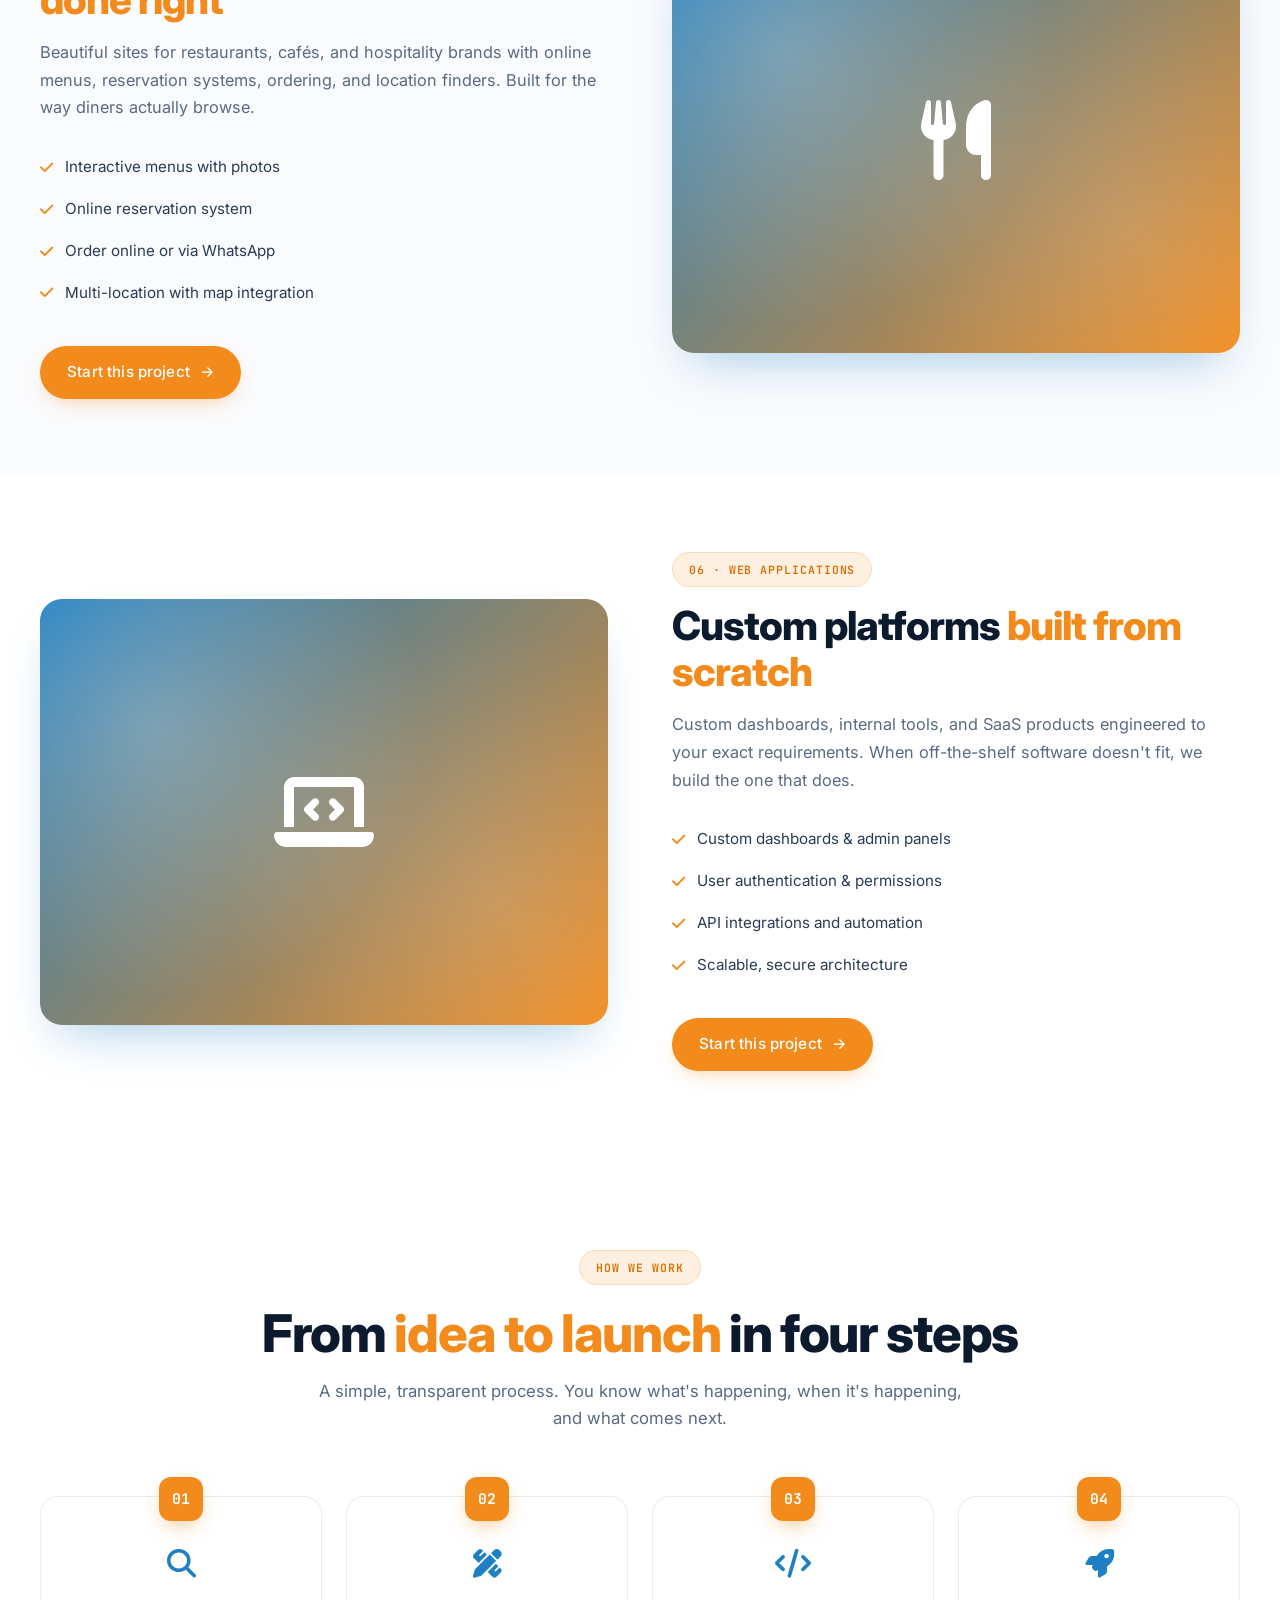
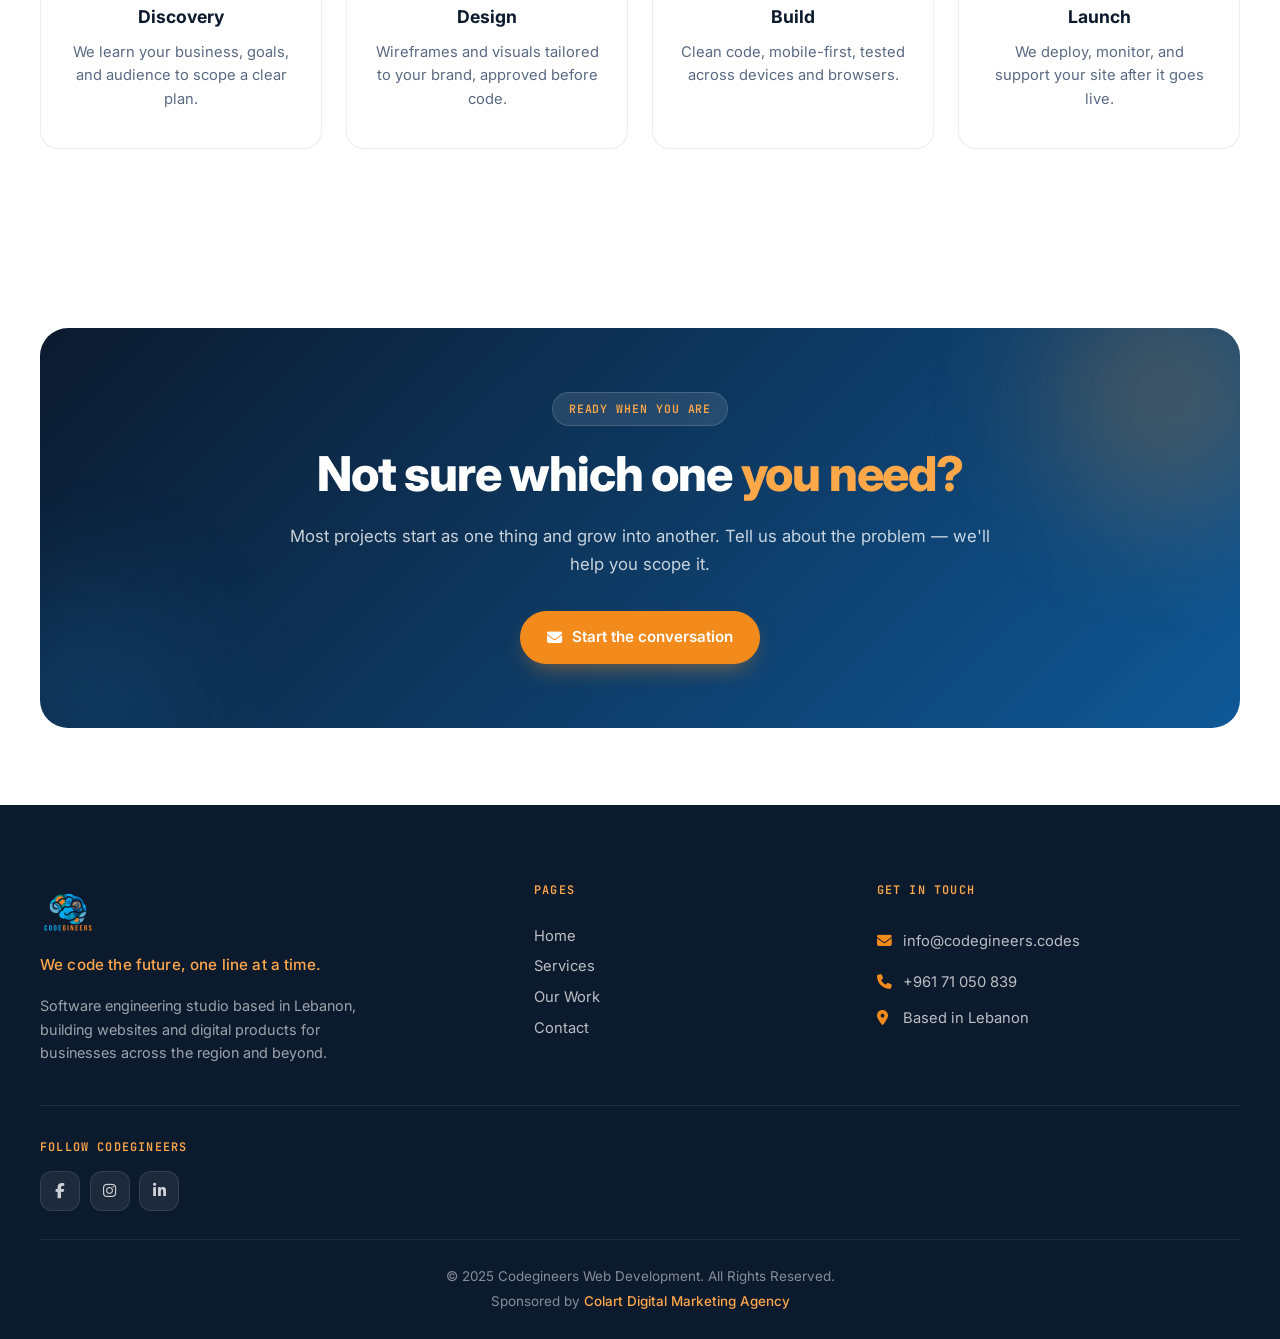
<file: services.html>
<!DOCTYPE html>
<html lang="en">
<head>
  <meta charset="UTF-8" />
  <meta name="viewport" content="width=device-width, initial-scale=1.0" />
  <title>Services — Codegineers</title>
  <meta name="description" content="Websites, e-commerce, landing pages, portfolios, restaurant sites, and custom web applications — built by Codegineers." />
  <meta name="theme-color" content="#ffffff" />
  <link rel="icon" type="image/png" sizes="32x32" href="assets/favicon-32.png" />
  <link rel="icon" type="image/png" sizes="16x16" href="assets/favicon-16.png" />
  <link rel="apple-touch-icon" sizes="180x180" href="assets/favicon-180.png" />
  <link rel="shortcut icon" href="assets/favicon.ico" />
  <link rel="preconnect" href="https://fonts.googleapis.com">
  <link rel="preconnect" href="https://fonts.gstatic.com" crossorigin>
  <link href="https://fonts.googleapis.com/css2?family=Inter:wght@300;400;500;600;700;800&family=JetBrains+Mono:wght@400;500;600&display=swap" rel="stylesheet">
  <link rel="stylesheet" href="https://cdnjs.cloudflare.com/ajax/libs/font-awesome/6.5.0/css/all.min.css" />
  <link rel="stylesheet" href="styles.css" />
</head>
<body>
<header>
  <a href="./" class="logo" aria-label="Codegineers — Home">
    <img src="assets/logo.svg" alt="Codegineers" />
  </a>

  <nav class="nav-links" aria-label="Main navigation">
    <a href="./">Home</a>
    <a href="services.html" class="active">Services</a>
    <a href="work.html">Our Work</a>
    <a href="contact.html">Contact</a>
  </nav>

  <a href="contact.html" class="nav-cta">Start a project →</a>

  <button class="menu-toggle" aria-label="Open menu" aria-expanded="false">☰</button>
</header>

<div class="mobile-menu" id="mobileMenu" aria-hidden="true">
  <nav>
    <a href="./">Home</a>
    <a href="services.html">Services</a>
    <a href="work.html">Our Work</a>
    <a href="contact.html">Contact</a>
    <a href="contact.html" class="mobile-cta">Start a project →</a>
  </nav>
</div>

<section class="page-hero">
  <div class="container">
    <span class="section-eyebrow-pill fade-in">Our Services</span>
    <h1 class="fade-in">Everything we can <span class="orange">build for you</span></h1>
    <p class="fade-in">From a clean business website to a custom web application — every project is custom-coded, polished, and built to perform.</p>
  </div>
</section>

<!-- Business Websites -->
<section class="service-detail" id="business">
  <div class="container">
    <div class="service-detail-inner fade-in">
      <div class="service-detail-content">
        <span class="section-eyebrow-pill">01 · Business Websites</span>
        <h2>Sites that build <span class="orange">trust and convert</span></h2>
        <p>Professional company websites that establish credibility, communicate your value clearly, and turn visitors into leads. Built for businesses that want to look serious online.</p>
        <ul class="feature-list">
          <li><i class="fa-solid fa-check"></i><span>Modern, mobile-first design</span></li>
          <li><i class="fa-solid fa-check"></i><span>Fast loading and SEO-friendly</span></li>
          <li><i class="fa-solid fa-check"></i><span>Contact forms, maps, and lead capture</span></li>
          <li><i class="fa-solid fa-check"></i><span>Easy-to-update content sections</span></li>
        </ul>
        <a href="contact.html" class="btn-primary">Start this project <span class="arrow">→</span></a>
      </div>
      <div class="service-detail-visual"><i class="fa-solid fa-building"></i></div>
    </div>
  </div>
</section>

<!-- E-Commerce -->
<section class="service-detail" id="ecommerce">
  <div class="container">
    <div class="service-detail-inner flip fade-in">
      <div class="service-detail-content">
        <span class="section-eyebrow-pill">02 · E-Commerce Stores</span>
        <h2>Online stores built to <span class="orange">sell</span></h2>
        <p>Full e-commerce platforms with product catalogs, secure checkout, inventory management, and order tracking. Whether you're selling 10 products or 10,000, we build the store that fits.</p>
        <ul class="feature-list">
          <li><i class="fa-solid fa-check"></i><span>Product catalog with categories &amp; search</span></li>
          <li><i class="fa-solid fa-check"></i><span>Secure payment integration</span></li>
          <li><i class="fa-solid fa-check"></i><span>Inventory and order management</span></li>
          <li><i class="fa-solid fa-check"></i><span>Customer accounts and email receipts</span></li>
        </ul>
        <a href="contact.html" class="btn-primary">Start this project <span class="arrow">→</span></a>
      </div>
      <div class="service-detail-visual"><i class="fa-solid fa-cart-shopping"></i></div>
    </div>
  </div>
</section>

<!-- Landing Pages -->
<section class="service-detail" id="landing">
  <div class="container">
    <div class="service-detail-inner fade-in">
      <div class="service-detail-content">
        <span class="section-eyebrow-pill">03 · Landing Pages</span>
        <h2>Single pages that <span class="orange">actually convert</span></h2>
        <p>High-converting single-page sites for campaigns, product launches, and paid ads. Designed around one clear goal — turning visitors into action.</p>
        <ul class="feature-list">
          <li><i class="fa-solid fa-check"></i><span>Conversion-focused layout</span></li>
          <li><i class="fa-solid fa-check"></i><span>Fast load times for ad campaigns</span></li>
          <li><i class="fa-solid fa-check"></i><span>A/B testing ready</span></li>
          <li><i class="fa-solid fa-check"></i><span>Lead capture and analytics built in</span></li>
        </ul>
        <a href="contact.html" class="btn-primary">Start this project <span class="arrow">→</span></a>
      </div>
      <div class="service-detail-visual"><i class="fa-solid fa-rocket"></i></div>
    </div>
  </div>
</section>

<!-- Portfolio -->
<section class="service-detail" id="portfolio">
  <div class="container">
    <div class="service-detail-inner flip fade-in">
      <div class="service-detail-content">
        <span class="section-eyebrow-pill">04 · Portfolio Websites</span>
        <h2>Showcase work that <span class="orange">deserves the spotlight</span></h2>
        <p>Portfolio sites for creatives, agencies, freelancers, and personal brands. Designed to make your work look as good online as it does in real life.</p>
        <ul class="feature-list">
          <li><i class="fa-solid fa-check"></i><span>Beautiful project galleries</span></li>
          <li><i class="fa-solid fa-check"></i><span>Case study layouts</span></li>
          <li><i class="fa-solid fa-check"></i><span>Animated, modern transitions</span></li>
          <li><i class="fa-solid fa-check"></i><span>Easy to add new work</span></li>
        </ul>
        <a href="contact.html" class="btn-primary">Start this project <span class="arrow">→</span></a>
      </div>
      <div class="service-detail-visual"><i class="fa-solid fa-palette"></i></div>
    </div>
  </div>
</section>

<!-- Restaurant -->
<section class="service-detail" id="restaurant">
  <div class="container">
    <div class="service-detail-inner fade-in">
      <div class="service-detail-content">
        <span class="section-eyebrow-pill">05 · Restaurant &amp; Booking Sites</span>
        <h2>Menus, reservations, orders — <span class="orange">done right</span></h2>
        <p>Beautiful sites for restaurants, cafés, and hospitality brands with online menus, reservation systems, ordering, and location finders. Built for the way diners actually browse.</p>
        <ul class="feature-list">
          <li><i class="fa-solid fa-check"></i><span>Interactive menus with photos</span></li>
          <li><i class="fa-solid fa-check"></i><span>Online reservation system</span></li>
          <li><i class="fa-solid fa-check"></i><span>Order online or via WhatsApp</span></li>
          <li><i class="fa-solid fa-check"></i><span>Multi-location with map integration</span></li>
        </ul>
        <a href="contact.html" class="btn-primary">Start this project <span class="arrow">→</span></a>
      </div>
      <div class="service-detail-visual"><i class="fa-solid fa-utensils"></i></div>
    </div>
  </div>
</section>

<!-- Web Applications -->
<section class="service-detail" id="webapps">
  <div class="container">
    <div class="service-detail-inner flip fade-in">
      <div class="service-detail-content">
        <span class="section-eyebrow-pill">06 · Web Applications</span>
        <h2>Custom platforms <span class="orange">built from scratch</span></h2>
        <p>Custom dashboards, internal tools, and SaaS products engineered to your exact requirements. When off-the-shelf software doesn't fit, we build the one that does.</p>
        <ul class="feature-list">
          <li><i class="fa-solid fa-check"></i><span>Custom dashboards &amp; admin panels</span></li>
          <li><i class="fa-solid fa-check"></i><span>User authentication &amp; permissions</span></li>
          <li><i class="fa-solid fa-check"></i><span>API integrations and automation</span></li>
          <li><i class="fa-solid fa-check"></i><span>Scalable, secure architecture</span></li>
        </ul>
        <a href="contact.html" class="btn-primary">Start this project <span class="arrow">→</span></a>
      </div>
      <div class="service-detail-visual"><i class="fa-solid fa-laptop-code"></i></div>
    </div>
  </div>
</section>

<!-- Process -->
<section class="process-section section-pad">
  <div class="container">
    <div class="section-head fade-in">
      <span class="section-eyebrow-pill">How We Work</span>
      <h2>From <span class="orange">idea to launch</span> in four steps</h2>
      <p>A simple, transparent process. You know what's happening, when it's happening, and what comes next.</p>
    </div>
    <div class="process-grid fade-in-stagger" style="margin-top: 3rem;">
      <article class="process-card">
        <div class="process-num">01</div>
        <div class="process-icon"><i class="fa-solid fa-magnifying-glass"></i></div>
        <h3>Discovery</h3>
        <p>We learn your business, goals, and audience to scope a clear plan.</p>
      </article>
      <article class="process-card">
        <div class="process-num">02</div>
        <div class="process-icon"><i class="fa-solid fa-pen-ruler"></i></div>
        <h3>Design</h3>
        <p>Wireframes and visuals tailored to your brand, approved before code.</p>
      </article>
      <article class="process-card">
        <div class="process-num">03</div>
        <div class="process-icon"><i class="fa-solid fa-code"></i></div>
        <h3>Build</h3>
        <p>Clean code, mobile-first, tested across devices and browsers.</p>
      </article>
      <article class="process-card">
        <div class="process-num">04</div>
        <div class="process-icon"><i class="fa-solid fa-rocket"></i></div>
        <h3>Launch</h3>
        <p>We deploy, monitor, and support your site after it goes live.</p>
      </article>
    </div>
  </div>
</section>

<!-- CTA -->
<section class="final-cta-section">
  <div class="container">
    <div class="cta-card fade-in">
      <div class="cta-card-bg"></div>
      <div class="cta-card-content">
        <span class="section-eyebrow-pill light">Ready When You Are</span>
        <h2>Not sure which one <span class="orange-light">you need?</span></h2>
        <p>Most projects start as one thing and grow into another. Tell us about the problem — we'll help you scope it.</p>
        <div class="cta-buttons-row">
          <a href="contact.html" class="cta-btn-primary">
            <i class="fa-solid fa-envelope"></i><span>Start the conversation</span>
          </a>
        </div>
      </div>
    </div>
  </div>
</section>
<footer>
  <div class="foot-top">
    <div class="foot-brand">
      <img src="assets/logo.svg" alt="Codegineers" />
      <div class="foot-tagline">We code the future, one line at a time.</div>
      <p class="foot-desc">Software engineering studio based in Lebanon, building websites and digital products for businesses across the region and beyond.</p>
    </div>

    <div class="foot-col">
      <h5>Pages</h5>
      <a href="./">Home</a>
      <a href="services.html">Services</a>
      <a href="work.html">Our Work</a>
      <a href="contact.html">Contact</a>
    </div>

    <div class="foot-col">
      <h5>Get In Touch</h5>
      <p>
        <i class="fa-solid fa-envelope"></i>
        <a href="mailto:info@codegineers.codes">info@codegineers.codes</a>
      </p>
      <p>
        <i class="fa-solid fa-phone"></i>
        <a href="tel:+96171050839">+961 71 050 839</a>
      </p>
      <p>
        <i class="fa-solid fa-location-dot"></i>
        <span>Based in Lebanon</span>
      </p>
    </div>
  </div>

  <div class="foot-mid">
    <div class="follow">
      <h5>Follow Codegineers</h5>
      <div class="social-icons">
        <a href="https://facebook.com/codegineers.codes" target="_blank" rel="noopener" aria-label="Facebook">
          <i class="fa-brands fa-facebook-f"></i>
        </a>
        <a href="https://instagram.com/codegineers.codes" target="_blank" rel="noopener" aria-label="Instagram">
          <i class="fa-brands fa-instagram"></i>
        </a>
        <a href="https://linkedin.com/company/codegineers.codes" target="_blank" rel="noopener" aria-label="LinkedIn">
          <i class="fa-brands fa-linkedin-in"></i>
        </a>
      </div>
    </div>
  </div>

  <div class="foot-bottom">
    © 2025 Codegineers Web Development. All Rights Reserved.<br>
    Sponsored by <a href="https://www.colartdigitalmarketingagency.com" target="_blank" rel="noopener">Colart Digital Marketing Agency</a>
  </div>
</footer>

<a href="https://wa.me/96171050839" target="_blank" rel="noopener" class="whatsapp-float" aria-label="Message us on WhatsApp">
  <span class="tooltip">Message us on WhatsApp</span>
  <i class="fa-brands fa-whatsapp"></i>
</a>

<script src="script.js"></script>
</body>
</html>
</file>
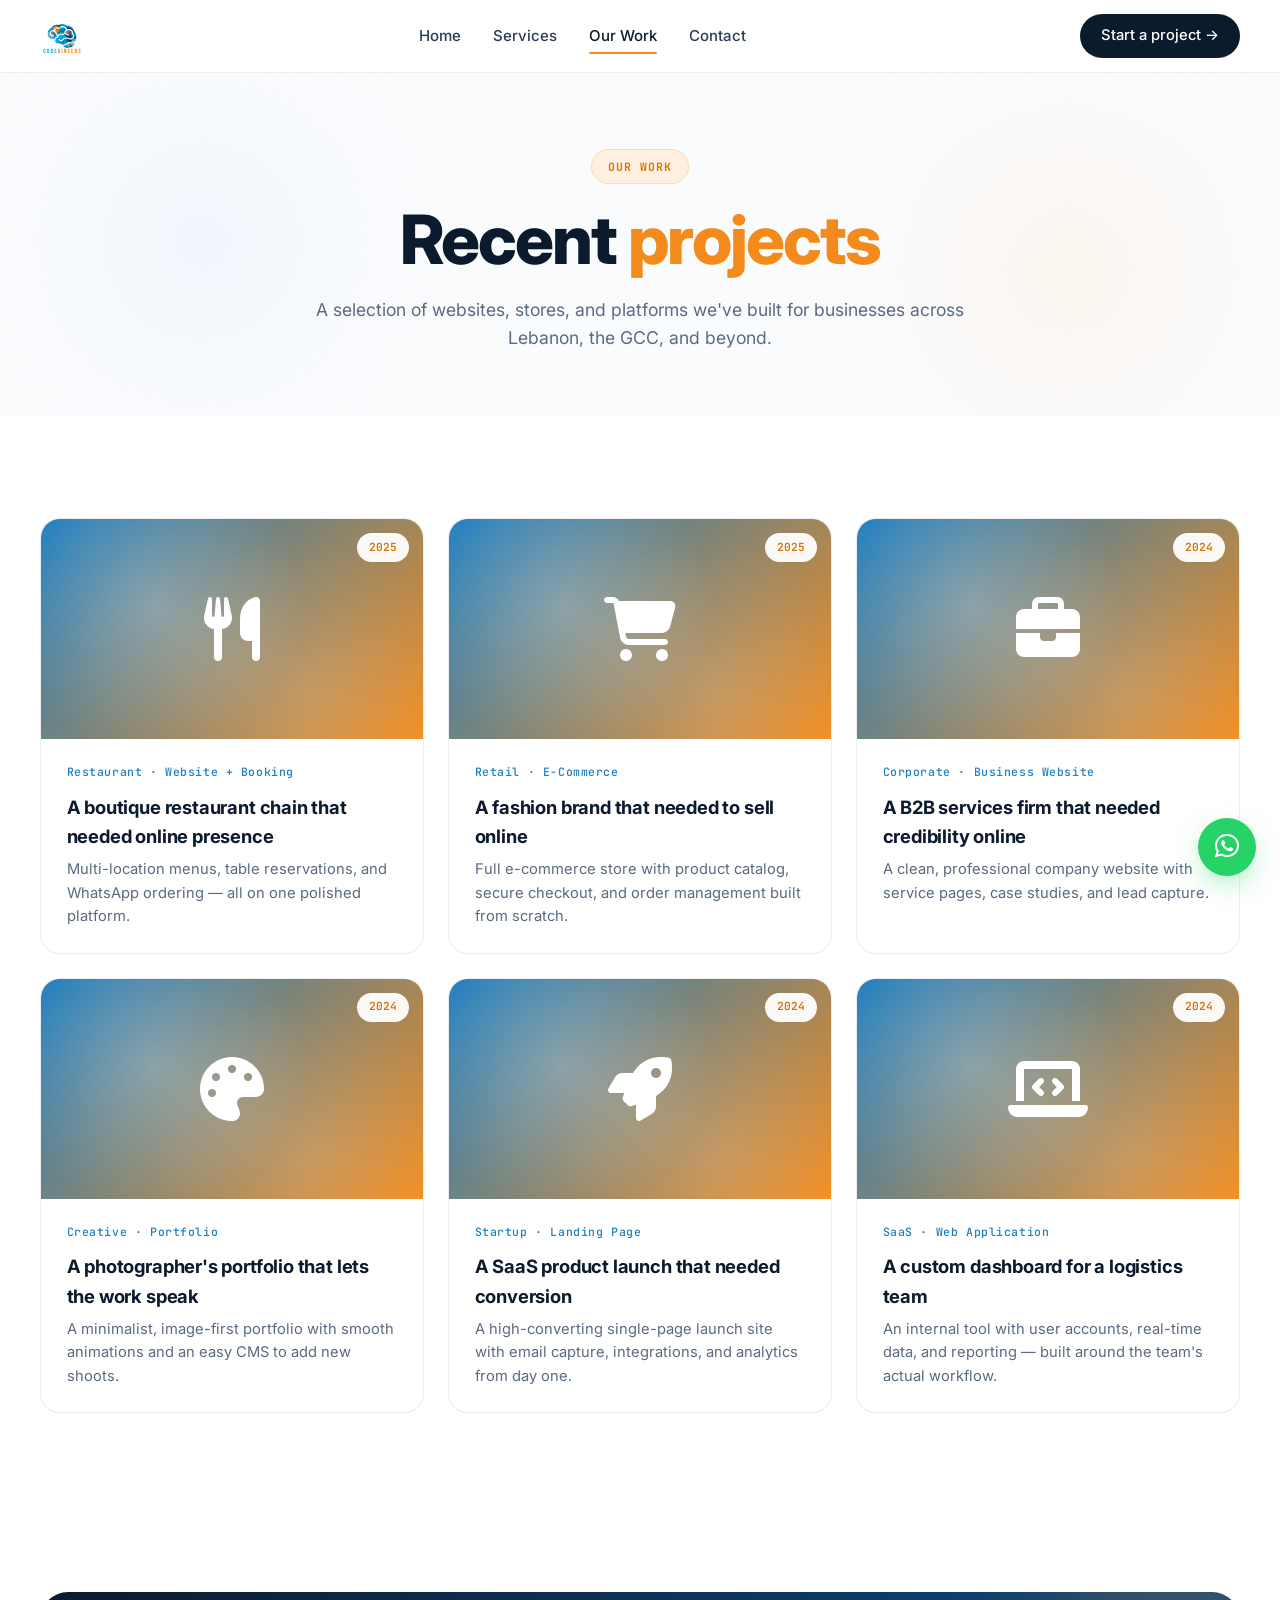
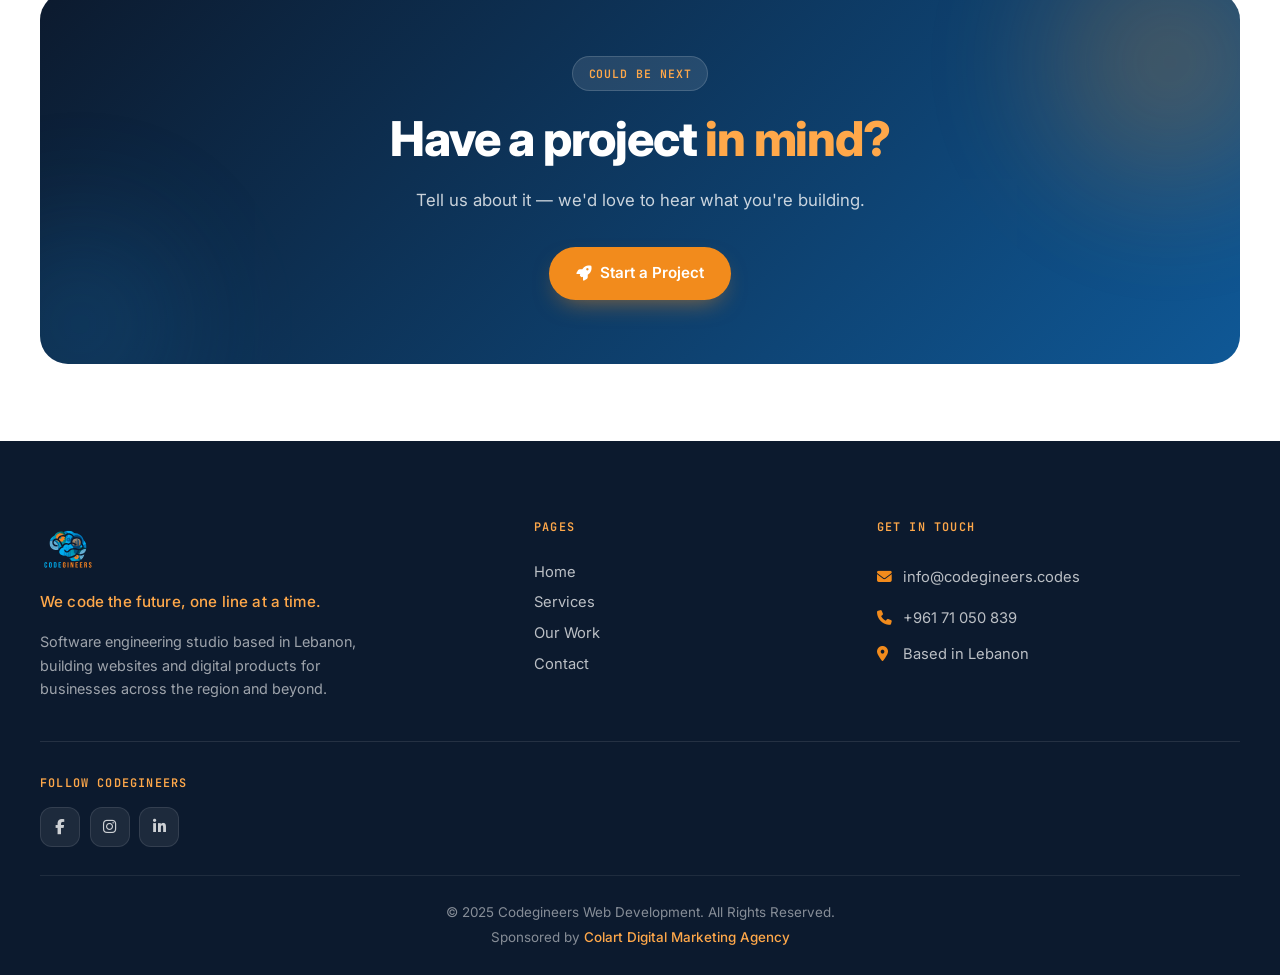
<file: work.html>
<!DOCTYPE html>
<html lang="en">
<head>
  <meta charset="UTF-8" />
  <meta name="viewport" content="width=device-width, initial-scale=1.0" />
  <title>Our Work — Codegineers</title>
  <meta name="description" content="Selected websites, e-commerce stores, and web applications built by Codegineers for businesses across Lebanon and the region." />
  <meta name="theme-color" content="#ffffff" />
  <link rel="icon" type="image/png" sizes="32x32" href="assets/favicon-32.png" />
  <link rel="icon" type="image/png" sizes="16x16" href="assets/favicon-16.png" />
  <link rel="apple-touch-icon" sizes="180x180" href="assets/favicon-180.png" />
  <link rel="shortcut icon" href="assets/favicon.ico" />
  <link rel="preconnect" href="https://fonts.googleapis.com">
  <link rel="preconnect" href="https://fonts.gstatic.com" crossorigin>
  <link href="https://fonts.googleapis.com/css2?family=Inter:wght@300;400;500;600;700;800&family=JetBrains+Mono:wght@400;500;600&display=swap" rel="stylesheet">
  <link rel="stylesheet" href="https://cdnjs.cloudflare.com/ajax/libs/font-awesome/6.5.0/css/all.min.css" />
  <link rel="stylesheet" href="styles.css" />
</head>
<body>
<header>
  <a href="./" class="logo" aria-label="Codegineers — Home">
    <img src="assets/logo.svg" alt="Codegineers" />
  </a>

  <nav class="nav-links" aria-label="Main navigation">
    <a href="./">Home</a>
    <a href="services.html">Services</a>
    <a href="work.html" class="active">Our Work</a>
    <a href="contact.html">Contact</a>
  </nav>

  <a href="contact.html" class="nav-cta">Start a project →</a>

  <button class="menu-toggle" aria-label="Open menu" aria-expanded="false">☰</button>
</header>

<div class="mobile-menu" id="mobileMenu" aria-hidden="true">
  <nav>
    <a href="./">Home</a>
    <a href="services.html">Services</a>
    <a href="work.html">Our Work</a>
    <a href="contact.html">Contact</a>
    <a href="contact.html" class="mobile-cta">Start a project →</a>
  </nav>
</div>

<section class="page-hero">
  <div class="container">
    <span class="section-eyebrow-pill fade-in">Our Work</span>
    <h1 class="fade-in">Recent <span class="orange">projects</span></h1>
    <p class="fade-in">A selection of websites, stores, and platforms we've built for businesses across Lebanon, the GCC, and beyond.</p>
  </div>
</section>

<section class="projects-section section-pad">
  <div class="container">
    <div class="projects-grid fade-in-stagger">
      <a href="contact.html" class="project-card">
        <div class="project-img">
          <span class="project-tag">2025</span>
          <i class="fa-solid fa-utensils"></i>
        </div>
        <div class="project-body">
          <div class="project-cat">Restaurant · Website + Booking</div>
          <h3>A boutique restaurant chain that needed online presence</h3>
          <p>Multi-location menus, table reservations, and WhatsApp ordering — all on one polished platform.</p>
        </div>
      </a>

      <a href="contact.html" class="project-card">
        <div class="project-img">
          <span class="project-tag">2025</span>
          <i class="fa-solid fa-cart-shopping"></i>
        </div>
        <div class="project-body">
          <div class="project-cat">Retail · E-Commerce</div>
          <h3>A fashion brand that needed to sell online</h3>
          <p>Full e-commerce store with product catalog, secure checkout, and order management built from scratch.</p>
        </div>
      </a>

      <a href="contact.html" class="project-card">
        <div class="project-img">
          <span class="project-tag">2024</span>
          <i class="fa-solid fa-briefcase"></i>
        </div>
        <div class="project-body">
          <div class="project-cat">Corporate · Business Website</div>
          <h3>A B2B services firm that needed credibility online</h3>
          <p>A clean, professional company website with service pages, case studies, and lead capture.</p>
        </div>
      </a>

      <a href="contact.html" class="project-card">
        <div class="project-img">
          <span class="project-tag">2024</span>
          <i class="fa-solid fa-palette"></i>
        </div>
        <div class="project-body">
          <div class="project-cat">Creative · Portfolio</div>
          <h3>A photographer's portfolio that lets the work speak</h3>
          <p>A minimalist, image-first portfolio with smooth animations and an easy CMS to add new shoots.</p>
        </div>
      </a>

      <a href="contact.html" class="project-card">
        <div class="project-img">
          <span class="project-tag">2024</span>
          <i class="fa-solid fa-rocket"></i>
        </div>
        <div class="project-body">
          <div class="project-cat">Startup · Landing Page</div>
          <h3>A SaaS product launch that needed conversion</h3>
          <p>A high-converting single-page launch site with email capture, integrations, and analytics from day one.</p>
        </div>
      </a>

      <a href="contact.html" class="project-card">
        <div class="project-img">
          <span class="project-tag">2024</span>
          <i class="fa-solid fa-laptop-code"></i>
        </div>
        <div class="project-body">
          <div class="project-cat">SaaS · Web Application</div>
          <h3>A custom dashboard for a logistics team</h3>
          <p>An internal tool with user accounts, real-time data, and reporting — built around the team's actual workflow.</p>
        </div>
      </a>
    </div>
  </div>
</section>

<!-- CTA -->
<section class="final-cta-section">
  <div class="container">
    <div class="cta-card fade-in">
      <div class="cta-card-bg"></div>
      <div class="cta-card-content">
        <span class="section-eyebrow-pill light">Could be next</span>
        <h2>Have a project <span class="orange-light">in mind?</span></h2>
        <p>Tell us about it — we'd love to hear what you're building.</p>
        <div class="cta-buttons-row">
          <a href="contact.html" class="cta-btn-primary">
            <i class="fa-solid fa-rocket"></i><span>Start a Project</span>
          </a>
        </div>
      </div>
    </div>
  </div>
</section>
<footer>
  <div class="foot-top">
    <div class="foot-brand">
      <img src="assets/logo.svg" alt="Codegineers" />
      <div class="foot-tagline">We code the future, one line at a time.</div>
      <p class="foot-desc">Software engineering studio based in Lebanon, building websites and digital products for businesses across the region and beyond.</p>
    </div>

    <div class="foot-col">
      <h5>Pages</h5>
      <a href="./">Home</a>
      <a href="services.html">Services</a>
      <a href="work.html">Our Work</a>
      <a href="contact.html">Contact</a>
    </div>

    <div class="foot-col">
      <h5>Get In Touch</h5>
      <p>
        <i class="fa-solid fa-envelope"></i>
        <a href="mailto:info@codegineers.codes">info@codegineers.codes</a>
      </p>
      <p>
        <i class="fa-solid fa-phone"></i>
        <a href="tel:+96171050839">+961 71 050 839</a>
      </p>
      <p>
        <i class="fa-solid fa-location-dot"></i>
        <span>Based in Lebanon</span>
      </p>
    </div>
  </div>

  <div class="foot-mid">
    <div class="follow">
      <h5>Follow Codegineers</h5>
      <div class="social-icons">
        <a href="https://facebook.com/codegineers.codes" target="_blank" rel="noopener" aria-label="Facebook">
          <i class="fa-brands fa-facebook-f"></i>
        </a>
        <a href="https://instagram.com/codegineers.codes" target="_blank" rel="noopener" aria-label="Instagram">
          <i class="fa-brands fa-instagram"></i>
        </a>
        <a href="https://linkedin.com/company/codegineers.codes" target="_blank" rel="noopener" aria-label="LinkedIn">
          <i class="fa-brands fa-linkedin-in"></i>
        </a>
      </div>
    </div>
  </div>

  <div class="foot-bottom">
    © 2025 Codegineers Web Development. All Rights Reserved.<br>
    Sponsored by <a href="https://www.colartdigitalmarketingagency.com" target="_blank" rel="noopener">Colart Digital Marketing Agency</a>
  </div>
</footer>

<a href="https://wa.me/96171050839" target="_blank" rel="noopener" class="whatsapp-float" aria-label="Message us on WhatsApp">
  <span class="tooltip">Message us on WhatsApp</span>
  <i class="fa-brands fa-whatsapp"></i>
</a>

<script src="script.js"></script>
</body>
</html>
</file>
<file: styles.css>
/* ============================================================
   Codegineers — Stylesheet
   Brand: Blue (#1e7fc2), Orange (#f28b1c), White
============================================================ */

:root {
  /* Brand */
  --blue:         #1e7fc2;
  --blue-deep:    #0f5896;
  --blue-light:   #3aa3e5;
  --blue-soft:    #e6f2fb;
  --blue-bg:      #f4faff;

  --orange:       #f28b1c;
  --orange-deep:  #d96f00;
  --orange-light: #ffa84a;
  --orange-soft:  #fef0e0;
  --orange-bg:    #fff9f0;

  --white:        #ffffff;
  --cream:        #fafbfd;
  --ink:          #0c1a2e;
  --ink-soft:     #2a3b54;
  --ink-muted:    #5a6a83;
  --ink-faint:    #95a3b8;
  --line:         rgba(12, 26, 46, 0.08);
  --line-strong:  rgba(12, 26, 46, 0.16);

  --grad-brand: linear-gradient(135deg, var(--blue) 0%, var(--orange) 100%);
  --grad-dark:  linear-gradient(135deg, var(--ink) 0%, var(--blue-deep) 100%);

  /* Type */
  --sans: 'Inter', system-ui, -apple-system, 'Helvetica Neue', sans-serif;
  --mono: 'JetBrains Mono', 'SFMono-Regular', monospace;

  /* Layout */
  --max:  1280px;
  --pad:  clamp(1.25rem, 4vw, 2.5rem);
  --ease: cubic-bezier(0.22, 1, 0.36, 1);
  --bounce: cubic-bezier(0.34, 1.56, 0.64, 1);
}

* { box-sizing: border-box; margin: 0; padding: 0; }

html { scroll-behavior: smooth; -webkit-text-size-adjust: 100%; }

body {
  font-family: var(--sans);
  background: var(--white);
  color: var(--ink);
  font-weight: 400;
  line-height: 1.6;
  font-size: 16px;
  -webkit-font-smoothing: antialiased;
  -moz-osx-font-smoothing: grayscale;
  overflow-x: hidden;
}

img, svg { display: block; max-width: 100%; height: auto; }
a { color: inherit; text-decoration: none; }
button { font: inherit; background: none; border: 0; cursor: pointer; color: inherit; }

::selection { background: var(--orange); color: var(--white); }
:focus-visible { outline: 2px solid var(--orange); outline-offset: 3px; border-radius: 3px; }

/* ============================================================
   Layout primitives
============================================================ */

.container {
  width: 100%;
  max-width: var(--max);
  margin: 0 auto;
  padding-left: var(--pad);
  padding-right: var(--pad);
  position: relative;
}

.section-pad { padding: clamp(4rem, 8vw, 7rem) 0; }

/* ============================================================
   Header
============================================================ */

header {
  position: sticky; top: 0; z-index: 100;
  background: rgba(255, 255, 255, 0.92);
  backdrop-filter: blur(16px) saturate(180%);
  -webkit-backdrop-filter: blur(16px) saturate(180%);
  border-bottom: 1px solid var(--line);
  padding: 0.85rem var(--pad);
  display: flex; align-items: center; justify-content: space-between;
  gap: 1.5rem;
  transition: box-shadow 0.3s var(--ease);
}
header.is-scrolled { box-shadow: 0 4px 24px -8px rgba(12, 26, 46, 0.08); }

header .logo img {
  height: 44px; width: auto;
  transition: transform 0.3s var(--ease);
}
header .logo:hover img { transform: scale(1.04); }

.nav-links {
  display: flex; align-items: center; gap: 2rem;
  font-size: 0.94rem; font-weight: 500;
}
.nav-links a {
  color: var(--ink-soft);
  position: relative;
  padding: 0.4rem 0;
  transition: color 0.2s var(--ease);
}
.nav-links a:hover, .nav-links a.active { color: var(--ink); }
.nav-links a::after {
  content: ""; position: absolute;
  left: 0; bottom: 0;
  width: 0; height: 2px;
  background: var(--orange);
  border-radius: 2px;
  transition: width 0.3s var(--ease);
}
.nav-links a:hover::after, .nav-links a.active::after { width: 100%; }

.nav-cta {
  background: var(--ink);
  color: var(--white) !important;
  padding: 0.65rem 1.3rem;
  border-radius: 999px;
  font-weight: 500;
  font-size: 0.92rem;
  transition: background 0.25s var(--ease), transform 0.25s var(--ease), box-shadow 0.25s var(--ease);
}
.nav-cta::after { display: none !important; }
.nav-cta:hover {
  background: var(--orange);
  transform: translateY(-2px);
  box-shadow: 0 8px 20px -8px rgba(242, 139, 28, 0.5);
}

.menu-toggle {
  display: none;
  font-size: 1.5rem;
  padding: 0.5rem;
  color: var(--ink);
}

.mobile-menu {
  display: none;
  position: fixed;
  top: 70px; left: 0; right: 0;
  background: var(--white);
  z-index: 99;
  padding: 1rem var(--pad) 1.5rem;
  box-shadow: 0 10px 30px -10px rgba(12, 26, 46, 0.15);
  transform: translateY(-10px);
  opacity: 0;
  pointer-events: none;
  transition: transform 0.3s var(--ease), opacity 0.3s var(--ease);
}
.mobile-menu.is-open {
  display: block;
  transform: translateY(0);
  opacity: 1;
  pointer-events: auto;
}
.mobile-menu nav { display: flex; flex-direction: column; }
.mobile-menu a {
  padding: 1rem 0;
  border-bottom: 1px solid var(--line);
  font-size: 1rem;
  font-weight: 500;
  color: var(--ink-soft);
}
.mobile-menu a:last-child { border: 0; }
.mobile-cta {
  margin-top: 0.75rem;
  background: var(--orange);
  color: var(--white) !important;
  text-align: center;
  border-radius: 999px;
  padding: 0.85rem 1rem !important;
  border-bottom: 0 !important;
}

@media (max-width: 880px) {
  .nav-links, .nav-cta { display: none; }
  .menu-toggle { display: block; }
}

/* ============================================================
   Buttons
============================================================ */

.btn-primary, .btn-ghost, .btn-pill-gradient {
  display: inline-flex; align-items: center; gap: 0.6rem;
  padding: 0.9rem 1.7rem;
  border-radius: 999px;
  font-weight: 500;
  font-size: 0.95rem;
  letter-spacing: 0.01em;
  transition: all 0.25s var(--ease);
  cursor: pointer;
}
.btn-primary {
  background: var(--orange);
  color: var(--white);
  box-shadow: 0 8px 20px -8px rgba(242, 139, 28, 0.45);
}
.btn-primary:hover {
  background: var(--orange-deep);
  transform: translateY(-2px);
  box-shadow: 0 12px 24px -8px rgba(242, 139, 28, 0.6);
}
.btn-primary .arrow { transition: transform 0.25s var(--ease); }
.btn-primary:hover .arrow { transform: translateX(4px); }

.btn-ghost {
  border: 1.5px solid var(--line-strong);
  color: var(--ink);
  background: transparent;
}
.btn-ghost:hover {
  border-color: var(--ink);
  background: var(--ink);
  color: var(--white);
  transform: translateY(-2px);
}

.btn-pill-gradient {
  background: var(--grad-brand);
  color: var(--white);
  box-shadow: 0 8px 24px -10px rgba(30, 127, 194, 0.5);
}
.btn-pill-gradient:hover {
  transform: translateY(-2px);
  box-shadow: 0 14px 30px -8px rgba(30, 127, 194, 0.6);
}
.btn-pill-gradient i { transition: transform 0.25s var(--ease); }
.btn-pill-gradient:hover i { transform: translateX(4px); }

/* ============================================================
   Section heads (eyebrow + title + lede)
============================================================ */

.section-eyebrow-pill {
  display: inline-flex; align-items: center; gap: 0.5rem;
  padding: 0.45rem 1rem;
  background: var(--orange-soft);
  color: var(--orange-deep);
  border-radius: 999px;
  font-family: var(--mono);
  font-size: 0.72rem;
  font-weight: 600;
  letter-spacing: 0.08em;
  text-transform: uppercase;
  border: 1px solid rgba(242, 139, 28, 0.2);
}

.section-head {
  text-align: center;
  max-width: 760px;
  margin: 0 auto clamp(3rem, 5vw, 4rem);
}
.section-head h2 {
  font-size: clamp(2rem, 4.5vw, 3.25rem);
  font-weight: 800;
  letter-spacing: -0.025em;
  line-height: 1.1;
  color: var(--ink);
  margin: 1.25rem 0 1rem;
}
.section-head h2 .orange { color: var(--orange); }
.section-head h2 .blue { color: var(--blue); }
.section-head p {
  color: var(--ink-muted);
  font-size: 1.05rem;
  max-width: 60ch;
  margin: 0 auto;
}

/* ============================================================
   Hero
============================================================ */

.hero {
  position: relative;
  padding: clamp(3rem, 6vw, 5rem) 0 clamp(4rem, 7vw, 6rem);
  background: var(--white);
  overflow: hidden;
}

/* Decorative dot patterns */
.hero::before {
  content: "";
  position: absolute;
  top: 8%; left: 3%;
  width: 140px; height: 140px;
  background-image: radial-gradient(circle, var(--blue-soft) 1.5px, transparent 1.5px);
  background-size: 14px 14px;
  opacity: 0.6;
  z-index: 0;
}
.hero::after {
  content: "";
  position: absolute;
  bottom: 6%; right: 4%;
  width: 180px; height: 180px;
  background-image: radial-gradient(circle, var(--orange-soft) 2px, transparent 2px);
  background-size: 16px 16px;
  opacity: 0.55;
  z-index: 0;
}

.hero-inner {
  display: grid;
  grid-template-columns: 1.05fr 1fr;
  gap: clamp(2rem, 5vw, 4rem);
  align-items: center;
  position: relative;
  z-index: 1;
}
@media (max-width: 980px) {
  .hero-inner { grid-template-columns: 1fr; }
}

.hero-eyebrow {
  display: inline-flex; align-items: center; gap: 0.6rem;
  padding: 0.45rem 1rem;
  background: var(--blue-soft);
  color: var(--blue-deep);
  border-radius: 999px;
  font-family: var(--mono);
  font-size: 0.72rem;
  font-weight: 600;
  letter-spacing: 0.08em;
  text-transform: uppercase;
  margin-bottom: 1.5rem;
  border: 1px solid rgba(30, 127, 194, 0.18);
}
.hero-eyebrow::before {
  content: ""; display: block;
  width: 8px; height: 8px; border-radius: 50%;
  background: var(--blue);
  animation: pulse 2s infinite;
}

@keyframes pulse {
  0%, 100% { opacity: 1; transform: scale(1); }
  50% { opacity: 0.4; transform: scale(0.85); }
}

.hero-title {
  font-size: clamp(2.5rem, 6.5vw, 5rem);
  font-weight: 800;
  letter-spacing: -0.03em;
  line-height: 1.05;
  color: var(--ink);
  margin-bottom: 1.5rem;
}
.hero-title .accent-blue { color: var(--blue); position: relative; }
.hero-title .accent-orange { color: var(--orange); position: relative; }

.hero-title .accent-orange::after {
  content: "";
  position: absolute;
  left: 0; right: 0; bottom: 6%;
  height: 8px;
  background: var(--orange-soft);
  z-index: -1;
  border-radius: 4px;
  transform: scaleX(0);
  transform-origin: left;
  animation: underline-grow 1s var(--ease) forwards 1.2s;
}
@keyframes underline-grow {
  to { transform: scaleX(1); }
}

.hero-sub {
  font-size: 1.1rem;
  color: var(--ink-muted);
  max-width: 56ch;
  margin-bottom: 2rem;
  line-height: 1.7;
}

.hero-buttons { display: flex; gap: 1rem; flex-wrap: wrap; }

/* Hero side — image + bubbles */
.hero-side {
  position: relative;
  min-height: 480px;
}
@media (max-width: 980px) { .hero-side { min-height: 460px; } }

.hero-image {
  position: relative;
  border-radius: 24px;
  overflow: hidden;
  box-shadow:
    0 30px 60px -20px rgba(12, 26, 46, 0.25),
    0 0 0 1px rgba(12, 26, 46, 0.04);
  aspect-ratio: 4/3;
  background: var(--blue-soft);
}
.hero-image img { width: 100%; height: 100%; object-fit: cover; }
.hero-image::after {
  content: "";
  position: absolute; inset: 0;
  background: linear-gradient(135deg, rgba(30, 127, 194, 0.12) 0%, rgba(242, 139, 28, 0.08) 100%);
}

/* Floating tech bubbles */
.code-bubble {
  position: absolute;
  padding: 0.55rem 1rem;
  border-radius: 999px;
  font-family: var(--mono);
  font-size: 0.82rem;
  font-weight: 600;
  letter-spacing: 0.03em;
  background: var(--white);
  box-shadow: 0 10px 25px -10px rgba(12, 26, 46, 0.2);
  animation: bubble-float 6s ease-in-out infinite;
  z-index: 3;
  white-space: nowrap;
}
.code-bubble.orange { background: var(--orange); color: var(--white); }
.code-bubble.blue { background: var(--blue); color: var(--white); }
.code-bubble.white { background: var(--white); color: var(--blue); border: 1px solid var(--line); }
.code-bubble.outline { background: var(--white); color: var(--orange); border: 1px solid var(--orange-soft); }

@keyframes bubble-float {
  0%, 100% { transform: translate(0, 0); }
  25%      { transform: translate(-4px, -10px); }
  50%      { transform: translate(2px, 6px); }
  75%      { transform: translate(6px, -4px); }
}

.b1  { top: -2%;  left: -8%;  animation-delay: 0s; }
.b2  { top: 6%;   right: -4%; animation-delay: 0.5s; }
.b3  { top: 22%;  left: -12%; animation-delay: 1s; }
.b4  { top: 38%;  right: -10%; animation-delay: 1.5s; }
.b5  { top: 56%;  left: -6%;  animation-delay: 0.8s; }
.b6  { bottom: 18%; right: -8%; animation-delay: 1.2s; }
.b7  { bottom: 2%; left: -4%;  animation-delay: 0.3s; }
.b8  { bottom: -4%; right: 4%; animation-delay: 1.7s; }
.b9  { top: 14%;  left: 10%; animation-delay: 2s; }
.b10 { top: 70%;  right: 8%;  animation-delay: 0.6s; }
.b11 { top: 86%;  left: 22%;  animation-delay: 1.4s; }
.b12 { top: 42%;  left: 8%;   animation-delay: 2.2s; }
.b13 { top: 30%;  right: 12%; animation-delay: 0.9s; }
.b14 { bottom: 30%; right: 20%; animation-delay: 1.8s; }

@media (max-width: 980px) {
  .b3, .b5, .b7, .b9, .b11, .b12 { display: none; }
}

/* Floating badge */
.floating-badge {
  position: absolute;
  bottom: -28px; left: -28px;
  background: var(--white);
  padding: 1.25rem 1.5rem;
  border-radius: 18px;
  box-shadow: 0 20px 40px -16px rgba(12, 26, 46, 0.2);
  z-index: 4;
  animation: badge-float 5s ease-in-out infinite;
}
.floating-badge .badge-icon {
  position: absolute;
  top: -14px; left: -14px;
  width: 36px; height: 36px;
  background: var(--orange);
  color: var(--white);
  border-radius: 12px;
  display: flex; align-items: center; justify-content: center;
  font-size: 1rem;
  box-shadow: 0 6px 14px -4px rgba(242, 139, 28, 0.5);
}
.floating-badge .badge-num {
  font-size: 1.75rem;
  font-weight: 800;
  color: var(--orange);
  line-height: 1;
}
.floating-badge .badge-text {
  font-size: 0.78rem;
  color: var(--ink-soft);
  font-weight: 500;
  margin-top: 0.2rem;
}

@keyframes badge-float {
  0%, 100% { transform: translateY(0); }
  50%      { transform: translateY(-8px); }
}

@media (max-width: 600px) {
  .floating-badge { bottom: -20px; left: -8px; padding: 1rem 1.15rem; }
  .floating-badge .badge-num { font-size: 1.35rem; }
}

/* ============================================================
   Welcome / About
============================================================ */

.welcome-section {
  background: var(--cream);
  position: relative;
  overflow: hidden;
}
.welcome-section .welcome-content {
  max-width: 820px;
  margin: 0 auto;
  text-align: center;
  position: relative;
  z-index: 1;
}

.welcome-badge {
  display: inline-flex; align-items: center; gap: 0.55rem;
  padding: 0.55rem 1.2rem;
  background: var(--white);
  border: 1px solid var(--line);
  border-radius: 999px;
  font-size: 0.82rem;
  font-weight: 500;
  color: var(--ink-soft);
  box-shadow: 0 6px 16px -10px rgba(12, 26, 46, 0.1);
  margin-bottom: 1.75rem;
}
.welcome-badge i { color: var(--orange); }
.welcome-badge strong { color: var(--blue); font-weight: 700; }

.welcome-title {
  font-size: clamp(2rem, 4.5vw, 3.25rem);
  font-weight: 800;
  letter-spacing: -0.025em;
  line-height: 1.1;
  color: var(--ink);
  margin-bottom: 1.75rem;
}
.welcome-title .orange { color: var(--orange); }

.welcome-text {
  font-size: 1.08rem;
  color: var(--ink-muted);
  margin-bottom: 1.25rem;
  line-height: 1.75;
}

.welcome-dot {
  position: absolute;
  border-radius: 50%;
  opacity: 0.5;
  filter: blur(60px);
}
.dot-a { top: 10%; left: 4%; width: 240px; height: 240px; background: var(--blue-soft); }
.dot-b { bottom: 8%; right: 4%; width: 280px; height: 280px; background: var(--orange-soft); }

/* ============================================================
   Who We Help
============================================================ */

.who-section { background: var(--white); }

.who-grid {
  display: grid;
  grid-template-columns: repeat(4, 1fr);
  gap: 1.25rem;
}
@media (max-width: 980px) { .who-grid { grid-template-columns: repeat(2, 1fr); } }
@media (max-width: 540px) { .who-grid { grid-template-columns: 1fr; } }

.who-card {
  padding: 2rem 1.75rem;
  background: var(--white);
  border: 1px solid var(--line);
  border-radius: 18px;
  transition: transform 0.4s var(--ease), border-color 0.4s var(--ease), box-shadow 0.4s var(--ease);
  position: relative;
  overflow: hidden;
}
.who-card::before {
  content: "";
  position: absolute;
  top: 0; left: 0; right: 0;
  height: 3px;
  background: var(--grad-brand);
  transform: scaleX(0);
  transform-origin: left;
  transition: transform 0.4s var(--ease);
}
.who-card:hover {
  transform: translateY(-6px);
  border-color: transparent;
  box-shadow: 0 24px 40px -20px rgba(12, 26, 46, 0.15);
}
.who-card:hover::before { transform: scaleX(1); }

.who-card-icon {
  width: 52px; height: 52px;
  border-radius: 14px;
  background: var(--orange-soft);
  color: var(--orange);
  display: flex; align-items: center; justify-content: center;
  font-size: 1.3rem;
  margin-bottom: 1.5rem;
  transition: transform 0.4s var(--bounce), background 0.3s var(--ease), color 0.3s var(--ease);
}
.who-card:hover .who-card-icon {
  background: var(--orange);
  color: var(--white);
  transform: rotate(-8deg) scale(1.08);
}

.who-card h3 {
  font-size: 1.2rem;
  font-weight: 700;
  color: var(--ink);
  margin-bottom: 0.7rem;
  letter-spacing: -0.01em;
}
.who-card p {
  font-size: 0.94rem;
  color: var(--ink-muted);
  line-height: 1.6;
}

/* ============================================================
   Services
============================================================ */

.services-section { background: var(--cream); position: relative; }

.services-grid {
  display: grid;
  grid-template-columns: repeat(3, 1fr);
  gap: 1.5rem;
}
@media (max-width: 980px) { .services-grid { grid-template-columns: repeat(2, 1fr); } }
@media (max-width: 600px) { .services-grid { grid-template-columns: 1fr; } }

.service-card {
  background: var(--white);
  border-radius: 20px;
  overflow: hidden;
  border: 1px solid var(--line);
  transition: transform 0.4s var(--ease), box-shadow 0.4s var(--ease);
  display: flex; flex-direction: column;
}
.service-card:hover {
  transform: translateY(-6px);
  box-shadow: 0 30px 50px -25px rgba(12, 26, 46, 0.2);
}

.service-img {
  position: relative;
  height: 180px;
  background: var(--grad-brand);
  display: flex; align-items: center; justify-content: center;
  overflow: hidden;
}
.service-img::before {
  content: "";
  position: absolute; inset: 0;
  background-image:
    radial-gradient(circle at 20% 30%, rgba(255,255,255,0.3) 0%, transparent 50%),
    radial-gradient(circle at 80% 70%, rgba(255,255,255,0.2) 0%, transparent 50%);
}
.service-img-icon {
  font-size: 3.5rem;
  color: var(--white);
  position: relative;
  z-index: 1;
  transition: transform 0.5s var(--ease);
}
.service-card:hover .service-img-icon { transform: scale(1.15) rotate(-5deg); }

.service-card-badge {
  position: absolute;
  bottom: 12px; right: 12px;
  width: 38px; height: 38px;
  background: var(--white);
  border-radius: 10px;
  display: flex; align-items: center; justify-content: center;
  color: var(--orange);
  font-size: 0.95rem;
  box-shadow: 0 6px 14px -4px rgba(12, 26, 46, 0.2);
  z-index: 2;
}

.service-body { padding: 1.75rem; flex: 1; display: flex; flex-direction: column; }
.service-body h3 {
  font-size: 1.25rem;
  font-weight: 700;
  color: var(--ink);
  margin-bottom: 0.5rem;
  letter-spacing: -0.01em;
}
.service-tags {
  font-family: var(--mono);
  font-size: 0.74rem;
  color: var(--orange-deep);
  letter-spacing: 0.05em;
  margin-bottom: 0.85rem;
  font-weight: 500;
}
.service-body p {
  color: var(--ink-muted);
  font-size: 0.94rem;
  line-height: 1.6;
  flex: 1;
  margin-bottom: 1.25rem;
}
.service-link {
  display: inline-flex; align-items: center; gap: 0.5rem;
  color: var(--blue);
  font-weight: 600;
  font-size: 0.9rem;
  transition: gap 0.3s var(--ease), color 0.2s var(--ease);
}
.service-link:hover { color: var(--orange); gap: 0.8rem; }

.services-explore {
  text-align: center;
  margin-top: clamp(2.5rem, 4vw, 3.5rem);
}

/* ============================================================
   Our Work
============================================================ */

.our-work-section { background: var(--white); position: relative; }

.work-card {
  background: var(--cream);
  border-radius: 24px;
  padding: clamp(2rem, 4vw, 3.5rem);
  display: grid;
  grid-template-columns: 1fr 1.05fr;
  gap: clamp(2rem, 4vw, 3rem);
  align-items: center;
  position: relative;
  overflow: hidden;
}
.work-card::before {
  content: "";
  position: absolute;
  top: -50px; right: -50px;
  width: 200px; height: 200px;
  background: var(--orange-soft);
  border-radius: 50%;
  opacity: 0.6;
  filter: blur(40px);
}
@media (max-width: 880px) { .work-card { grid-template-columns: 1fr; } }

.work-card-content { position: relative; z-index: 1; }
.work-card-content h2 {
  font-size: clamp(1.85rem, 4vw, 2.75rem);
  font-weight: 800;
  letter-spacing: -0.025em;
  line-height: 1.1;
  color: var(--ink);
  margin: 1.25rem 0 1.25rem;
}
.work-card-content h2 .orange { color: var(--orange); }
.work-card-content p {
  color: var(--ink-muted);
  font-size: 1rem;
  line-height: 1.7;
  margin-bottom: 1.5rem;
}

.work-list { list-style: none; margin-bottom: 2rem; }
.work-list li {
  display: flex; align-items: center; gap: 0.8rem;
  padding: 0.55rem 0;
  color: var(--ink-soft);
  font-size: 0.97rem;
}
.work-list li i {
  width: 26px; height: 26px;
  background: var(--blue);
  color: var(--white);
  border-radius: 50%;
  display: flex; align-items: center; justify-content: center;
  font-size: 0.72rem;
  flex-shrink: 0;
}

.work-img {
  position: relative;
  border-radius: 18px;
  overflow: hidden;
  box-shadow: 0 24px 50px -20px rgba(12, 26, 46, 0.25);
  aspect-ratio: 4/3;
}
.work-img img {
  width: 100%; height: 100%;
  object-fit: cover;
  transition: transform 0.6s var(--ease);
}
.work-card:hover .work-img img { transform: scale(1.04); }
.work-img-tag {
  position: absolute;
  bottom: 16px; left: 16px;
  background: var(--white);
  padding: 0.6rem 1rem;
  border-radius: 999px;
  font-size: 0.82rem;
  font-weight: 600;
  color: var(--ink);
  display: flex; align-items: center; gap: 0.5rem;
  box-shadow: 0 8px 20px -6px rgba(12, 26, 46, 0.2);
}
.work-img-tag i { color: var(--orange); }

/* ============================================================
   Why Codegineers
============================================================ */

.why-section {
  background: var(--blue-bg);
  position: relative;
  overflow: hidden;
}
.why-section::before {
  content: "";
  position: absolute;
  top: -100px; right: -100px;
  width: 320px; height: 320px;
  background: var(--blue-soft);
  border-radius: 50%;
  filter: blur(80px);
  opacity: 0.6;
}

.feat-grid {
  display: grid;
  grid-template-columns: repeat(4, 1fr);
  gap: 1.25rem;
  position: relative;
  z-index: 1;
}
@media (max-width: 980px) { .feat-grid { grid-template-columns: repeat(2, 1fr); } }
@media (max-width: 540px) { .feat-grid { grid-template-columns: 1fr; } }

.feat-card {
  background: var(--white);
  padding: 2rem 1.75rem;
  border-radius: 18px;
  border: 1px solid var(--line);
  transition: transform 0.4s var(--ease), box-shadow 0.4s var(--ease);
  text-align: center;
}
.feat-card:hover {
  transform: translateY(-6px);
  box-shadow: 0 24px 40px -20px rgba(12, 26, 46, 0.15);
}
.feat-card-icon {
  width: 64px; height: 64px;
  background: var(--grad-brand);
  border-radius: 18px;
  display: flex; align-items: center; justify-content: center;
  margin: 0 auto 1.25rem;
  color: var(--white);
  font-size: 1.5rem;
  box-shadow: 0 12px 24px -8px rgba(30, 127, 194, 0.35);
  transition: transform 0.4s var(--bounce);
}
.feat-card:hover .feat-card-icon { transform: rotate(-8deg) scale(1.08); }
.feat-card h3 {
  font-size: 1.15rem;
  font-weight: 700;
  color: var(--ink);
  margin-bottom: 0.6rem;
  letter-spacing: -0.01em;
}
.feat-card p {
  color: var(--ink-muted);
  font-size: 0.93rem;
  line-height: 1.6;
}

/* ============================================================
   Final CTA
============================================================ */

.final-cta-section { background: var(--white); padding: clamp(3rem, 6vw, 5rem) 0; }

.cta-card {
  background: var(--grad-dark);
  border-radius: 28px;
  padding: clamp(2.5rem, 5vw, 4.5rem);
  position: relative;
  overflow: hidden;
  text-align: center;
}
.cta-card-bg {
  position: absolute;
  top: -120px; right: -120px;
  width: 380px; height: 380px;
  background: radial-gradient(circle, var(--orange) 0%, transparent 70%);
  opacity: 0.3;
  filter: blur(50px);
}
.cta-card::after {
  content: "";
  position: absolute;
  bottom: -120px; left: -120px;
  width: 320px; height: 320px;
  background: radial-gradient(circle, var(--blue) 0%, transparent 70%);
  opacity: 0.25;
  filter: blur(50px);
}
.cta-card-content {
  position: relative;
  z-index: 1;
  max-width: 720px;
  margin: 0 auto;
}
.section-eyebrow-pill.light {
  background: rgba(255, 255, 255, 0.1);
  color: var(--orange-light);
  border-color: rgba(255, 255, 255, 0.15);
}
.cta-card h2 {
  font-size: clamp(2rem, 4.5vw, 3rem);
  font-weight: 800;
  letter-spacing: -0.025em;
  line-height: 1.15;
  color: var(--white);
  margin: 1.25rem 0 1.25rem;
}
.cta-card h2 .orange-light { color: var(--orange-light); }
.cta-card p {
  color: rgba(255, 255, 255, 0.78);
  font-size: 1.05rem;
  line-height: 1.7;
  margin-bottom: 2rem;
}

.cta-buttons-row {
  display: flex; gap: 1rem; justify-content: center; flex-wrap: wrap;
}
.cta-btn-primary, .cta-btn-secondary {
  display: inline-flex; align-items: center; gap: 0.6rem;
  padding: 0.9rem 1.7rem;
  border-radius: 999px;
  font-weight: 600;
  font-size: 0.95rem;
  transition: all 0.25s var(--ease);
}
.cta-btn-primary {
  background: var(--orange);
  color: var(--white);
  box-shadow: 0 10px 24px -10px rgba(242, 139, 28, 0.6);
}
.cta-btn-primary:hover {
  background: var(--orange-light);
  transform: translateY(-2px);
  box-shadow: 0 14px 28px -8px rgba(242, 139, 28, 0.7);
}
.cta-btn-secondary {
  background: rgba(255, 255, 255, 0.1);
  color: var(--white);
  border: 1.5px solid rgba(255, 255, 255, 0.2);
}
.cta-btn-secondary:hover {
  background: rgba(255, 255, 255, 0.18);
  border-color: rgba(255, 255, 255, 0.4);
  transform: translateY(-2px);
}

/* ============================================================
   Footer
============================================================ */

footer {
  background: var(--ink);
  color: rgba(255, 255, 255, 0.78);
  padding: clamp(3rem, 6vw, 5rem) var(--pad) 1.5rem;
  position: relative;
}

.foot-top {
  max-width: var(--max);
  margin: 0 auto;
  display: grid;
  grid-template-columns: 1.5fr 1fr 1.2fr;
  gap: 2.5rem;
  padding-bottom: 2.5rem;
  border-bottom: 1px solid rgba(255, 255, 255, 0.1);
}
@media (max-width: 820px) { .foot-top { grid-template-columns: 1fr 1fr; } }
@media (max-width: 540px) { .foot-top { grid-template-columns: 1fr; } }

.foot-brand img { height: 56px; width: auto; margin-bottom: 1rem; }
.foot-tagline {
  font-size: 0.95rem;
  font-weight: 500;
  color: var(--orange-light);
  margin-bottom: 1rem;
  letter-spacing: 0.01em;
}
.foot-desc {
  font-size: 0.9rem;
  line-height: 1.65;
  color: rgba(255, 255, 255, 0.6);
  max-width: 36ch;
}

.foot-col h5 {
  font-family: var(--mono);
  font-size: 0.74rem;
  text-transform: uppercase;
  letter-spacing: 0.1em;
  color: var(--orange-light);
  font-weight: 600;
  margin-bottom: 1.25rem;
}
.foot-col a, .foot-col p {
  display: flex; align-items: center; gap: 0.65rem;
  color: rgba(255, 255, 255, 0.72);
  padding: 0.32rem 0;
  font-size: 0.92rem;
  transition: color 0.2s var(--ease), transform 0.2s var(--ease);
  line-height: 1.4;
}
.foot-col a:hover { color: var(--orange-light); transform: translateX(2px); }
.foot-col p i, .foot-col a i { color: var(--orange); width: 16px; }
.foot-col p span { color: rgba(255, 255, 255, 0.72); }

.foot-mid {
  max-width: var(--max);
  margin: 2rem auto 0;
  display: flex; justify-content: space-between; align-items: center;
  flex-wrap: wrap; gap: 1.5rem;
  padding-bottom: 1.75rem;
  border-bottom: 1px solid rgba(255, 255, 255, 0.08);
}
.follow h5 {
  font-family: var(--mono);
  font-size: 0.74rem;
  text-transform: uppercase;
  letter-spacing: 0.1em;
  color: var(--orange-light);
  font-weight: 600;
  margin-bottom: 0.85rem;
}
.social-icons { display: flex; gap: 0.6rem; flex-wrap: wrap; }
.social-icons a {
  width: 40px; height: 40px;
  background: rgba(255, 255, 255, 0.07);
  border: 1px solid rgba(255, 255, 255, 0.1);
  border-radius: 12px;
  display: flex; align-items: center; justify-content: center;
  color: rgba(255, 255, 255, 0.78);
  font-size: 0.95rem;
  transition: all 0.25s var(--ease);
}
.social-icons a:hover {
  background: var(--orange);
  color: var(--white);
  border-color: var(--orange);
  transform: translateY(-3px);
  box-shadow: 0 8px 16px -6px rgba(242, 139, 28, 0.5);
}

.foot-bottom {
  max-width: var(--max);
  margin: 0 auto;
  padding-top: 1.5rem;
  text-align: center;
  font-size: 0.84rem;
  color: rgba(255, 255, 255, 0.5);
  line-height: 1.9;
}
.foot-bottom a {
  color: var(--orange-light);
  font-weight: 500;
  transition: color 0.2s var(--ease);
}
.foot-bottom a:hover { color: var(--orange); text-decoration: underline; }

/* ============================================================
   WhatsApp float
============================================================ */

.whatsapp-float {
  position: fixed;
  bottom: 24px; right: 24px;
  width: 58px; height: 58px;
  background: #25d366;
  color: var(--white);
  border-radius: 50%;
  display: flex; align-items: center; justify-content: center;
  font-size: 1.7rem;
  box-shadow: 0 10px 30px -8px rgba(37, 211, 102, 0.6);
  z-index: 90;
  transition: transform 0.3s var(--ease);
  animation: wa-pulse 2s infinite;
}
.whatsapp-float:hover { transform: scale(1.08); }
.whatsapp-float .tooltip {
  position: absolute;
  right: calc(100% + 12px);
  top: 50%;
  transform: translateY(-50%) translateX(8px);
  background: var(--ink);
  color: var(--white);
  padding: 0.55rem 0.95rem;
  border-radius: 8px;
  font-size: 0.82rem;
  font-weight: 500;
  white-space: nowrap;
  opacity: 0;
  pointer-events: none;
  transition: all 0.25s var(--ease);
}
.whatsapp-float:hover .tooltip {
  opacity: 1;
  transform: translateY(-50%) translateX(0);
}
@keyframes wa-pulse {
  0%, 100% { box-shadow: 0 10px 30px -8px rgba(37, 211, 102, 0.6), 0 0 0 0 rgba(37, 211, 102, 0.4); }
  50%      { box-shadow: 0 10px 30px -8px rgba(37, 211, 102, 0.6), 0 0 0 14px rgba(37, 211, 102, 0); }
}

/* ============================================================
   Interior page hero (Services, Work, Contact)
============================================================ */

.page-hero {
  background: var(--cream);
  padding: clamp(3rem, 6vw, 5rem) 0 clamp(3rem, 6vw, 4rem);
  text-align: center;
  position: relative;
  overflow: hidden;
}
.page-hero::before {
  content: "";
  position: absolute;
  top: 20%; left: 8%;
  width: 200px; height: 200px;
  background: var(--blue-soft);
  border-radius: 50%;
  filter: blur(70px);
  opacity: 0.7;
}
.page-hero::after {
  content: "";
  position: absolute;
  bottom: 10%; right: 8%;
  width: 220px; height: 220px;
  background: var(--orange-soft);
  border-radius: 50%;
  filter: blur(70px);
  opacity: 0.6;
}
.page-hero .container { position: relative; z-index: 1; }
.page-hero .section-eyebrow-pill { margin-bottom: 1.25rem; }
.page-hero h1 {
  font-size: clamp(2.5rem, 6vw, 4.25rem);
  font-weight: 800;
  letter-spacing: -0.03em;
  line-height: 1.05;
  color: var(--ink);
  margin-bottom: 1.25rem;
}
.page-hero h1 .orange { color: var(--orange); }
.page-hero h1 .blue { color: var(--blue); }
.page-hero p {
  font-size: 1.1rem;
  color: var(--ink-muted);
  max-width: 60ch;
  margin: 0 auto;
}

/* ============================================================
   Services page — service detail blocks
============================================================ */

.service-detail {
  padding: clamp(3.5rem, 6vw, 5rem) 0;
}
.service-detail:nth-child(even) { background: var(--cream); }

.service-detail-inner {
  display: grid;
  grid-template-columns: 1fr 1fr;
  gap: clamp(2rem, 5vw, 4rem);
  align-items: center;
}
@media (max-width: 880px) { .service-detail-inner { grid-template-columns: 1fr; } }
.service-detail-inner.flip { direction: rtl; }
.service-detail-inner.flip > * { direction: ltr; }
@media (max-width: 880px) { .service-detail-inner.flip { direction: ltr; } }

.service-detail-visual {
  aspect-ratio: 4/3;
  border-radius: 22px;
  background: var(--grad-brand);
  display: flex; align-items: center; justify-content: center;
  color: var(--white);
  font-size: 5rem;
  position: relative;
  overflow: hidden;
  box-shadow: 0 24px 50px -20px rgba(30, 127, 194, 0.4);
}
.service-detail-visual::before {
  content: "";
  position: absolute; inset: 0;
  background-image:
    radial-gradient(circle at 20% 30%, rgba(255,255,255,0.25) 0%, transparent 50%),
    radial-gradient(circle at 80% 70%, rgba(255,255,255,0.15) 0%, transparent 50%);
}
.service-detail-visual i { position: relative; z-index: 1; transition: transform 0.5s var(--ease); }
.service-detail-visual:hover i { transform: scale(1.1) rotate(-6deg); }

.service-detail-content .section-eyebrow-pill { margin-bottom: 1rem; }
.service-detail-content h2 {
  font-size: clamp(1.85rem, 3.5vw, 2.5rem);
  font-weight: 800;
  letter-spacing: -0.025em;
  line-height: 1.15;
  color: var(--ink);
  margin-bottom: 1rem;
}
.service-detail-content h2 .orange { color: var(--orange); }
.service-detail-content > p {
  color: var(--ink-muted);
  font-size: 1.02rem;
  line-height: 1.7;
  margin-bottom: 1.5rem;
}

.feature-list {
  list-style: none;
  margin-bottom: 2rem;
}
.feature-list li {
  display: flex; align-items: flex-start; gap: 0.75rem;
  padding: 0.55rem 0;
  color: var(--ink-soft);
  font-size: 0.95rem;
}
.feature-list li i {
  color: var(--orange);
  margin-top: 0.3rem;
  flex-shrink: 0;
}

/* ============================================================
   Process (Services page)
============================================================ */

.process-section { background: var(--white); }
.process-grid {
  display: grid;
  grid-template-columns: repeat(4, 1fr);
  gap: 1.5rem;
}
@media (max-width: 980px) { .process-grid { grid-template-columns: repeat(2, 1fr); } }
@media (max-width: 540px) { .process-grid { grid-template-columns: 1fr; } }

.process-card {
  position: relative;
  padding: 2.25rem 1.75rem;
  background: var(--white);
  border: 1px solid var(--line);
  border-radius: 18px;
  text-align: center;
  transition: transform 0.4s var(--ease), box-shadow 0.4s var(--ease);
}
.process-card:hover {
  transform: translateY(-6px);
  box-shadow: 0 24px 40px -20px rgba(12, 26, 46, 0.12);
}
.process-num {
  position: absolute;
  top: -20px; left: 50%;
  transform: translateX(-50%);
  width: 44px; height: 44px;
  background: var(--orange);
  color: var(--white);
  border-radius: 12px;
  display: flex; align-items: center; justify-content: center;
  font-family: var(--mono);
  font-weight: 700;
  font-size: 0.92rem;
  box-shadow: 0 8px 20px -6px rgba(242, 139, 28, 0.5);
}
.process-icon {
  font-size: 1.8rem;
  color: var(--blue);
  margin: 0.5rem 0 1rem;
}
.process-card h3 {
  font-size: 1.1rem;
  font-weight: 700;
  color: var(--ink);
  margin-bottom: 0.6rem;
}
.process-card p {
  color: var(--ink-muted);
  font-size: 0.92rem;
  line-height: 1.6;
}

/* ============================================================
   Work page — project grid
============================================================ */

.projects-section { background: var(--white); }

.projects-grid {
  display: grid;
  grid-template-columns: repeat(3, 1fr);
  gap: 1.5rem;
}
@media (max-width: 980px) { .projects-grid { grid-template-columns: repeat(2, 1fr); } }
@media (max-width: 600px) { .projects-grid { grid-template-columns: 1fr; } }

.project-card {
  background: var(--white);
  border-radius: 20px;
  overflow: hidden;
  border: 1px solid var(--line);
  transition: transform 0.4s var(--ease), box-shadow 0.4s var(--ease);
  display: block;
}
.project-card:hover {
  transform: translateY(-6px);
  box-shadow: 0 30px 50px -20px rgba(12, 26, 46, 0.18);
}
.project-img {
  position: relative;
  height: 220px;
  background: var(--grad-brand);
  display: flex; align-items: center; justify-content: center;
  overflow: hidden;
}
.project-img::before {
  content: "";
  position: absolute; inset: 0;
  background-image:
    radial-gradient(circle at 30% 40%, rgba(255,255,255,0.25) 0%, transparent 50%),
    radial-gradient(circle at 70% 80%, rgba(255,255,255,0.15) 0%, transparent 50%);
}
.project-img i {
  font-size: 4rem;
  color: var(--white);
  position: relative;
  z-index: 1;
  transition: transform 0.5s var(--ease);
}
.project-card:hover .project-img i { transform: scale(1.15) rotate(-5deg); }
.project-tag {
  position: absolute;
  top: 14px; right: 14px;
  background: rgba(255, 255, 255, 0.95);
  color: var(--orange-deep);
  font-family: var(--mono);
  font-size: 0.7rem;
  font-weight: 600;
  padding: 0.35rem 0.75rem;
  border-radius: 999px;
  z-index: 2;
}
.project-body { padding: 1.5rem 1.6rem; }
.project-body h3 {
  font-size: 1.15rem;
  font-weight: 700;
  color: var(--ink);
  margin-bottom: 0.4rem;
  letter-spacing: -0.01em;
}
.project-cat {
  font-family: var(--mono);
  font-size: 0.72rem;
  color: var(--blue);
  letter-spacing: 0.05em;
  margin-bottom: 0.7rem;
  font-weight: 500;
}
.project-body p {
  color: var(--ink-muted);
  font-size: 0.92rem;
  line-height: 1.6;
}

/* ============================================================
   Contact page
============================================================ */

.contact-cards-section { background: var(--white); padding: clamp(2rem, 4vw, 4rem) 0; }

.contact-cards {
  display: grid;
  grid-template-columns: repeat(3, 1fr);
  gap: 1.5rem;
}
@media (max-width: 880px) { .contact-cards { grid-template-columns: 1fr; } }

.contact-card {
  background: var(--white);
  border-radius: 20px;
  padding: 2.5rem 2rem 2rem;
  border: 1px solid var(--line);
  text-align: center;
  position: relative;
  overflow: hidden;
  transition: transform 0.4s var(--ease), box-shadow 0.4s var(--ease);
}
.contact-card::before {
  content: "";
  position: absolute;
  top: 0; left: 0; right: 0;
  height: 5px;
}
.contact-card.call::before { background: var(--orange); }
.contact-card.email::before { background: var(--blue); }
.contact-card.follow::before { background: var(--grad-brand); }
.contact-card:hover {
  transform: translateY(-6px);
  box-shadow: 0 24px 50px -20px rgba(12, 26, 46, 0.18);
}

.contact-card-icon {
  width: 64px; height: 64px;
  border-radius: 50%;
  display: flex; align-items: center; justify-content: center;
  margin: 0 auto 1.25rem;
  font-size: 1.3rem;
  color: var(--white);
  transition: transform 0.4s var(--bounce);
}
.contact-card.call .contact-card-icon { background: var(--orange); }
.contact-card.email .contact-card-icon { background: var(--blue); }
.contact-card.follow .contact-card-icon { background: var(--grad-brand); }
.contact-card:hover .contact-card-icon { transform: scale(1.1) rotate(-6deg); }

.contact-card-label {
  font-family: var(--mono);
  font-size: 0.74rem;
  font-weight: 600;
  letter-spacing: 0.12em;
  text-transform: uppercase;
  color: var(--ink-muted);
  margin-bottom: 0.6rem;
}
.contact-card-value {
  font-size: 1.15rem;
  font-weight: 700;
  color: var(--ink);
  margin-bottom: 1rem;
  word-break: break-word;
}
.contact-card-cta {
  display: inline-flex; align-items: center; gap: 0.5rem;
  padding-top: 1rem;
  border-top: 1px solid var(--line);
  width: 100%;
  justify-content: center;
  color: var(--ink-soft);
  font-weight: 600;
  font-size: 0.85rem;
  letter-spacing: 0.05em;
  text-transform: uppercase;
  margin-top: 0.5rem;
  transition: color 0.2s var(--ease), gap 0.3s var(--ease);
}
.contact-card.call .contact-card-cta:hover { color: var(--orange); gap: 0.7rem; }
.contact-card.email .contact-card-cta:hover { color: var(--blue); gap: 0.7rem; }
.contact-card.follow .contact-card-cta:hover { color: var(--orange); gap: 0.7rem; }

.contact-card-socials {
  display: flex; justify-content: center; gap: 0.6rem;
  margin: 0.5rem 0 1rem;
}
.contact-card-socials a {
  width: 40px; height: 40px;
  background: var(--cream);
  border-radius: 10px;
  display: flex; align-items: center; justify-content: center;
  color: var(--ink-soft);
  font-size: 0.95rem;
  transition: all 0.25s var(--ease);
}
.contact-card-socials a:hover {
  background: var(--orange);
  color: var(--white);
  transform: translateY(-3px);
}

/* Form */
.contact-form-section { background: var(--cream); }

.contact-form-wrap {
  max-width: 760px;
  margin: 0 auto;
  background: var(--white);
  border-radius: 24px;
  padding: clamp(2rem, 4vw, 3.5rem);
  box-shadow: 0 24px 50px -25px rgba(12, 26, 46, 0.12);
}

.contact-form-wrap .section-head { margin-bottom: 2rem; }
.contact-form-wrap .section-head .section-eyebrow-pill {
  background: var(--blue-soft);
  color: var(--blue-deep);
  border-color: rgba(30, 127, 194, 0.2);
}

.contact-form {
  display: flex; flex-direction: column; gap: 1.25rem;
}
.contact-form-row {
  display: grid;
  grid-template-columns: 1fr 1fr;
  gap: 1rem;
}
@media (max-width: 540px) { .contact-form-row { grid-template-columns: 1fr; } }

.contact-form label {
  display: flex; flex-direction: column; gap: 0.45rem;
}
.contact-form label span {
  font-family: var(--mono);
  font-size: 0.72rem;
  font-weight: 600;
  letter-spacing: 0.1em;
  text-transform: uppercase;
  color: var(--ink-muted);
}
.contact-form label span .req { color: var(--orange); }
.contact-form input,
.contact-form select,
.contact-form textarea {
  font: inherit;
  font-size: 0.96rem;
  background: var(--cream);
  border: 1.5px solid transparent;
  border-radius: 12px;
  padding: 0.85rem 1.1rem;
  color: var(--ink);
  transition: border-color 0.2s var(--ease), background 0.2s var(--ease);
  resize: vertical;
  width: 100%;
  font-family: inherit;
}
.contact-form input:focus,
.contact-form select:focus,
.contact-form textarea:focus {
  outline: none;
  border-color: var(--orange);
  background: var(--white);
}
.contact-form textarea { min-height: 130px; }

.contact-submit {
  background: #25d366;
  color: var(--white);
  border-radius: 14px;
  padding: 1rem 1.5rem;
  font-size: 1rem;
  font-weight: 600;
  display: inline-flex; align-items: center; justify-content: center; gap: 0.7rem;
  transition: all 0.25s var(--ease);
  box-shadow: 0 10px 24px -8px rgba(37, 211, 102, 0.5);
  margin-top: 0.5rem;
}
.contact-submit:hover {
  background: #1eb555;
  transform: translateY(-2px);
  box-shadow: 0 14px 30px -8px rgba(37, 211, 102, 0.65);
}
.contact-form-note {
  text-align: center;
  font-size: 0.84rem;
  color: var(--ink-muted);
  margin-top: 0.75rem;
}

/* ============================================================
   Reveal animations
============================================================ */

.reveal {
  opacity: 0;
  transform: translateY(28px);
  transition: opacity 0.8s var(--ease), transform 0.8s var(--ease);
}
.reveal.is-visible { opacity: 1; transform: translateY(0); }

.fade-in {
  opacity: 0;
  transform: translateY(20px);
  transition: opacity 0.7s var(--ease), transform 0.7s var(--ease);
}
.fade-in.is-visible { opacity: 1; transform: translateY(0); }

.fade-in-stagger > * {
  opacity: 0;
  transform: translateY(24px);
  transition: opacity 0.6s var(--ease), transform 0.6s var(--ease);
}
.fade-in-stagger.is-visible > *:nth-child(1) { transition-delay: 0s; opacity: 1; transform: translateY(0); }
.fade-in-stagger.is-visible > *:nth-child(2) { transition-delay: 0.08s; opacity: 1; transform: translateY(0); }
.fade-in-stagger.is-visible > *:nth-child(3) { transition-delay: 0.16s; opacity: 1; transform: translateY(0); }
.fade-in-stagger.is-visible > *:nth-child(4) { transition-delay: 0.24s; opacity: 1; transform: translateY(0); }
.fade-in-stagger.is-visible > *:nth-child(5) { transition-delay: 0.32s; opacity: 1; transform: translateY(0); }
.fade-in-stagger.is-visible > *:nth-child(6) { transition-delay: 0.40s; opacity: 1; transform: translateY(0); }

.reveal.d1 { transition-delay: 0.05s; }
.reveal.d2 { transition-delay: 0.15s; }
.reveal.d3 { transition-delay: 0.30s; }
.reveal.d4 { transition-delay: 0.45s; }
.reveal.d5 { transition-delay: 0.60s; }

@media (prefers-reduced-motion: reduce) {
  *, *::before, *::after {
    animation-duration: 0.01ms !important;
    transition-duration: 0.01ms !important;
  }
  html { scroll-behavior: auto; }
  .reveal, .fade-in, .fade-in-stagger > * { opacity: 1; transform: none; }
}
</file>
